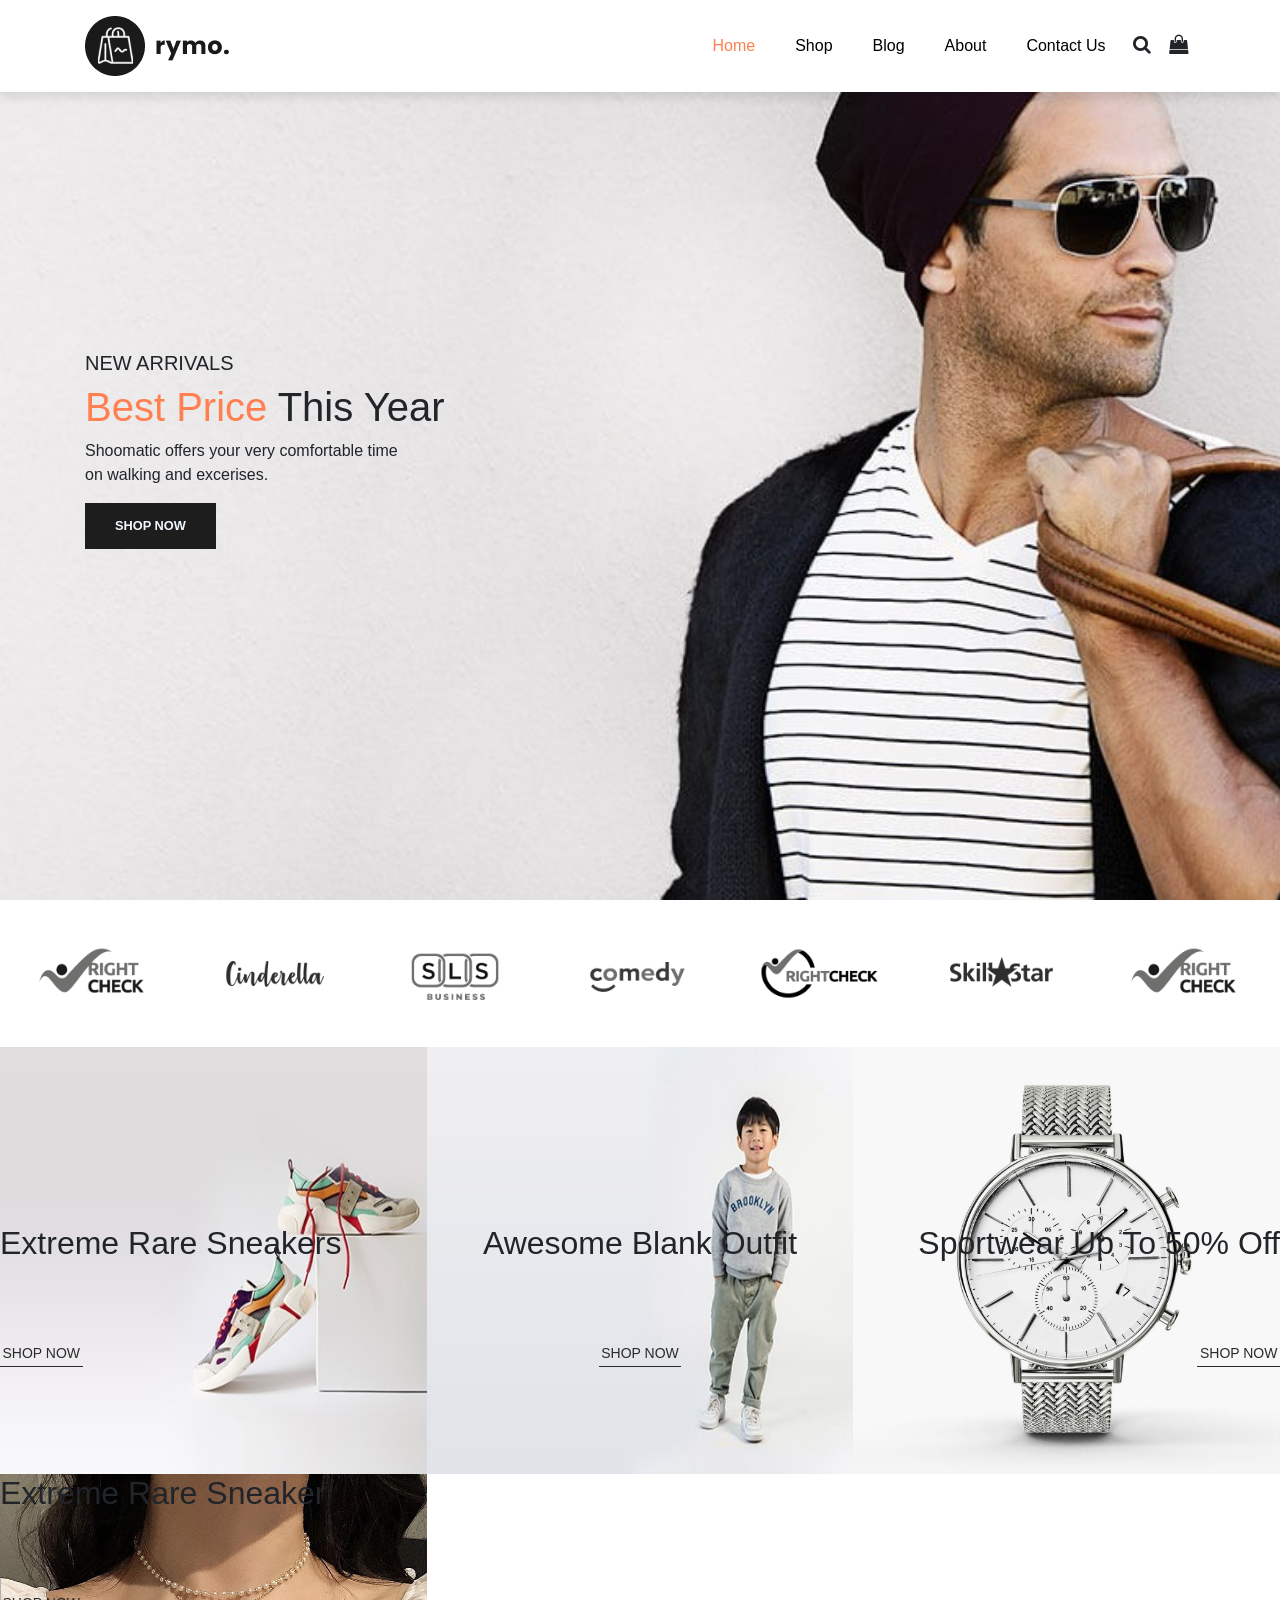
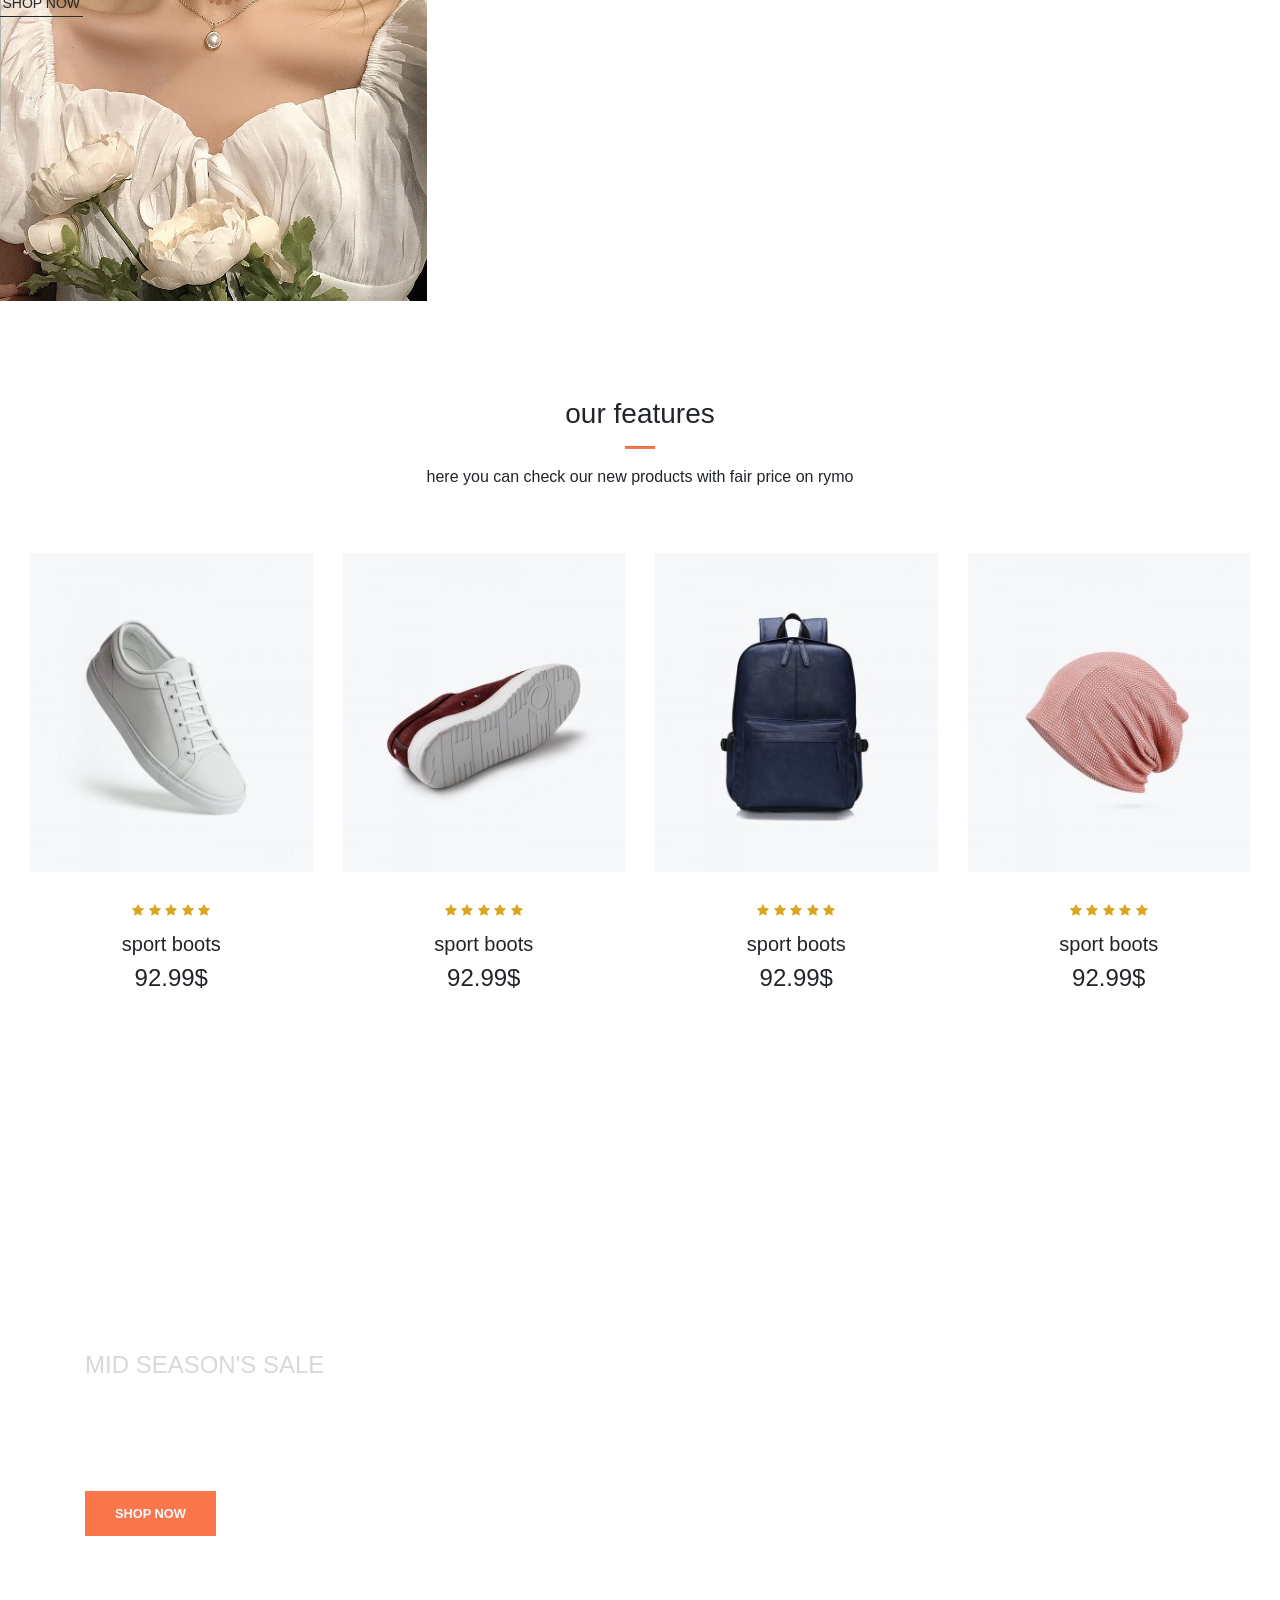
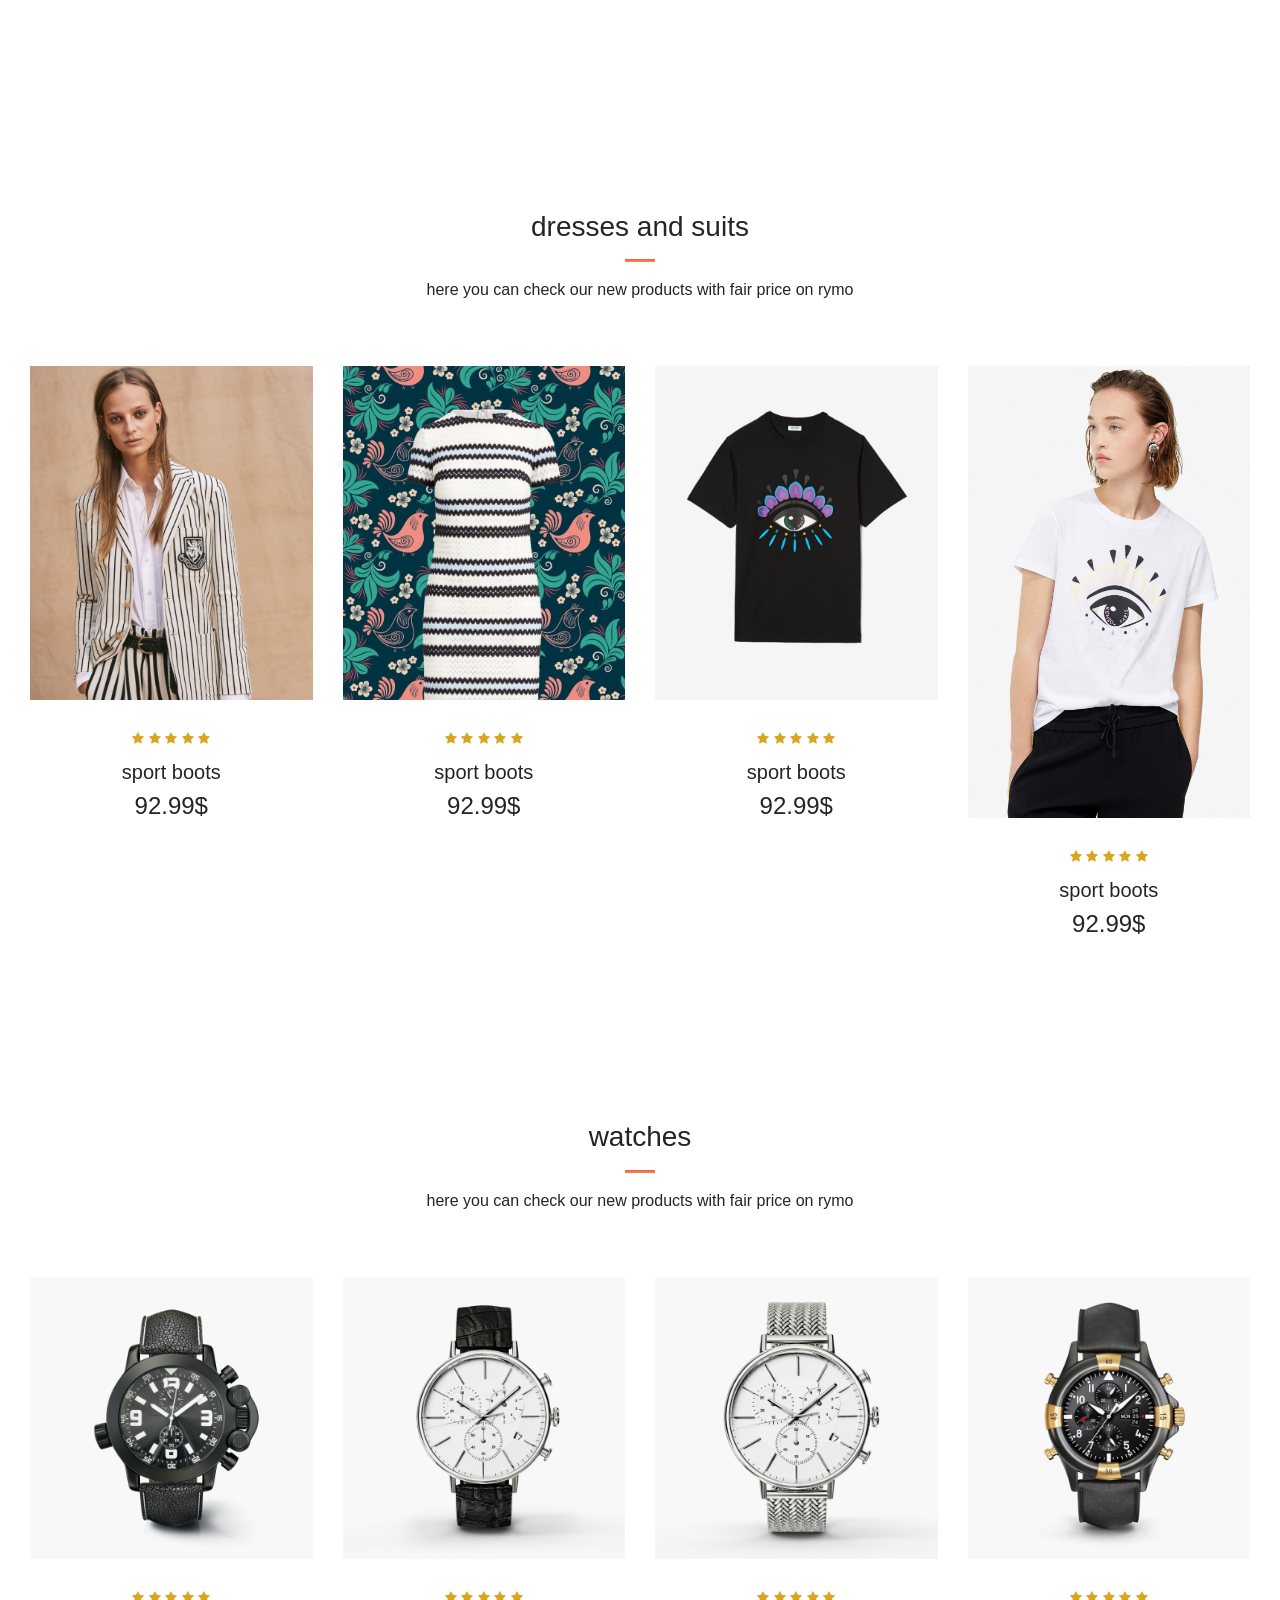
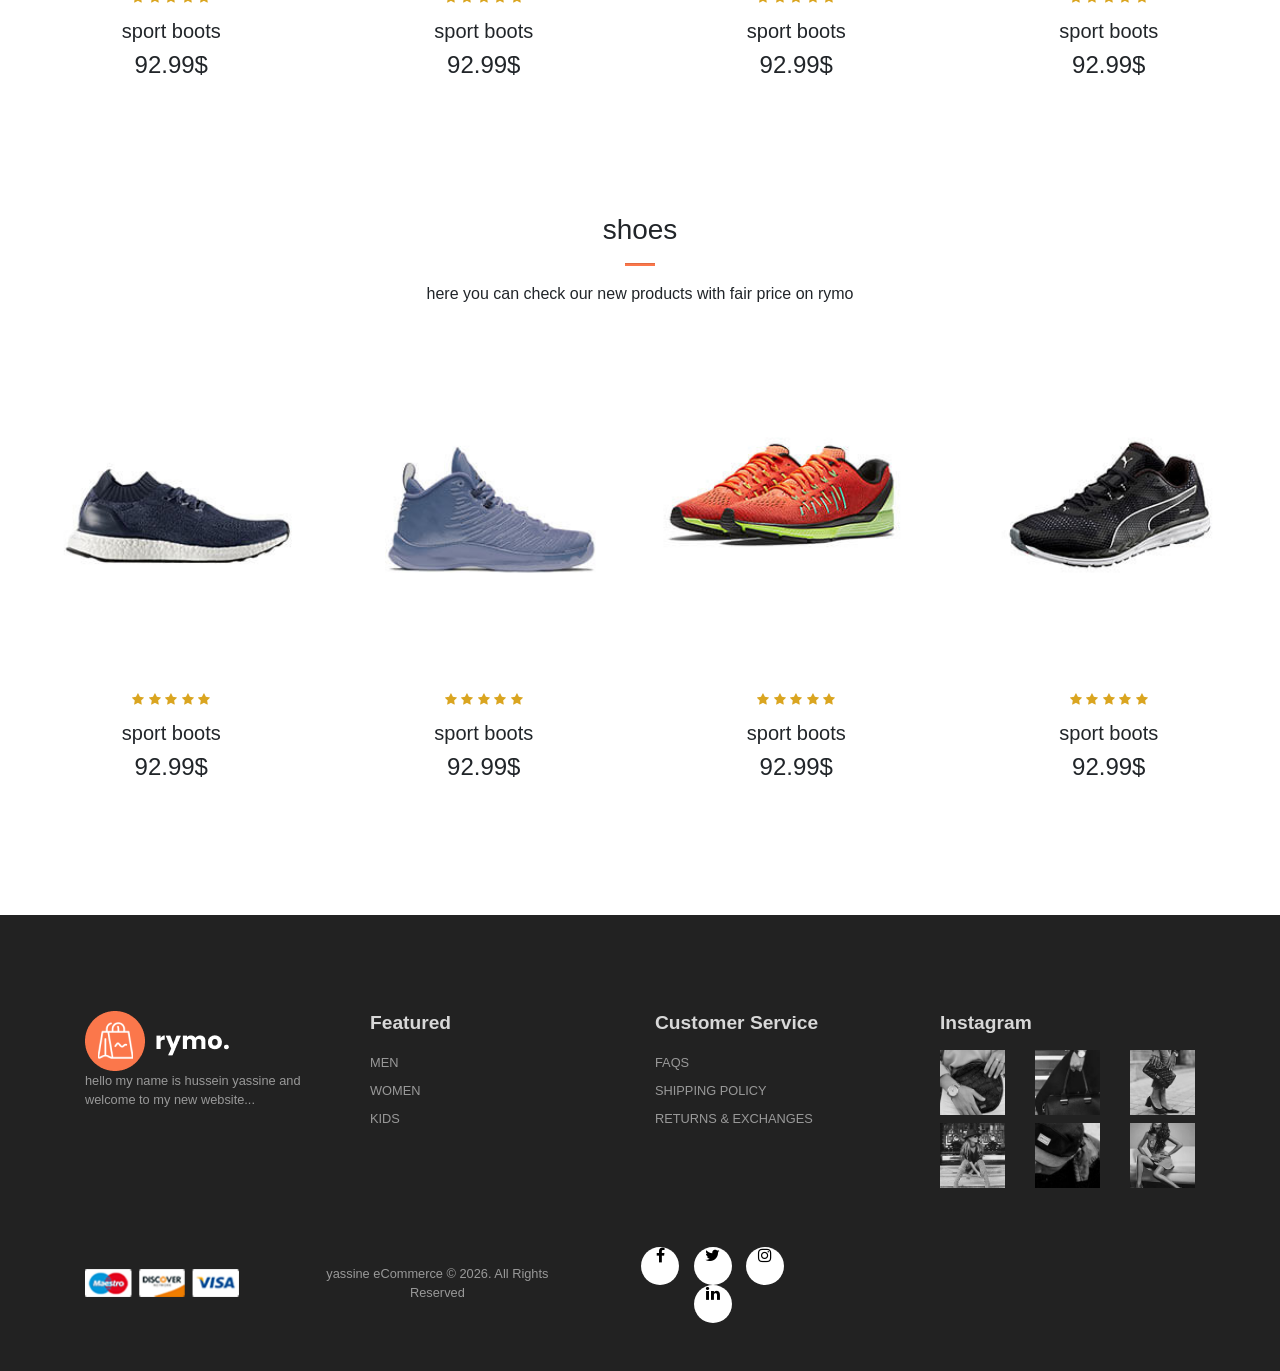
<file: index.html>
<html lang="en">
<head>
    <meta charset="UTF-8">
    <meta name="viewport" content="width=device-width, initial-scale=1.0">
    <title>Ecommerce</title>
     <link rel="stylesheet" href="https://cdn.jsdelivr.net/npm/bootstrap@4.1.3/dist/css/bootstrap.min.css" integrity="sha384-MCw98/SFnGE8fJT3GXwEOngsV7Zt27NXFoaoApmYm81iuXoPkFOJwJ8ERdknLPMO" crossorigin="anonymous">
   <link rel="stylesheet" href="https://cdnjs.cloudflare.com/ajax/libs/font-awesome/4.7.0/css/font-awesome.min.css">

     <link rel="stylesheet" href="style.css">

</head>
<body>
    <!--NAVIGATION-->
    <nav class="fixed-top navbar navbar-expand-lg bg-body-tertiary py-3"  >
  <div class="container">
    <img src="img/logo1.png">
    <button class="navbar-toggler" type="button" data-bs-toggle="collapse" data-bs-target="#navbarSupportedContent" aria-controls="navbarSupportedContent" aria-expanded="false" aria-label="Toggle navigation">
      <span >  <i id="bar" class="fa fa-bars" aria-hidden="true"></i> </span>
    </button>
    <div class="collapse navbar-collapse" id="navbarSupportedContent">
      <ul class="navbar-nav ml-auto">
       
        <li class="nav-item">
          <a class="nav-link active" href="#">Home</a>
        </li>
         <li class="nav-item">
          <a class="nav-link" href="shop.html">Shop</a>
        </li> <li class="nav-item">
          <a class="nav-link" href="#">Blog</a>
        </li> <li class="nav-item">
          <a class="nav-link" href="#">About</a>
        </li>
         <li class="nav-item">
          <a class="nav-link" href="#">Contact Us</a>
        </li>
         <li class="nav-item">
          <i class="fa fa-search" aria-hidden="true"></i>
          <i class="fa fa-shopping-bag" aria-hidden="true"></i>
        </li>
        
    </div>
  </div>
</nav>
<section id="home">
    <div class="container">
        <h5>
            NEW ARRIVALS
        </h5>
        <h1><span>Best Price</span> This Year</h1>
        <p>Shoomatic offers your very comfortable time <br>on walking and excerises.</p>
        <button>Shop Now</button>
    </div>
</section>

<section id="brand" class="brand-container">
  <div class="brand-track">
    <img class="brand-logo" src="img/brand/1.png" alt="">
    <img class="brand-logo" src="img/brand/2.png" alt="">
    <img class="brand-logo" src="img/brand/3.png" alt="">
    <img class="brand-logo" src="img/brand/4.png" alt="">
    <img class="brand-logo" src="img/brand/5.png" alt="">
    <img class="brand-logo" src="img/brand/6.png" alt="">

    <!-- duplicate logos for seamless loop -->
    <img class="brand-logo" src="img/brand/1.png" alt="">
    <img class="brand-logo" src="img/brand/2.png" alt="">
    <img class="brand-logo" src="img/brand/3.png" alt="">
    <img class="brand-logo" src="img/brand/4.png" alt="">
    <img class="brand-logo" src="img/brand/5.png" alt="">
    <img class="brand-logo" src="img/brand/6.png" alt="">
  </div>
</section>

</section>
<section id="new" class="w-100">
  <div class="row p-0 m-0">
    <div class="one col-lg-4 col-md-12 col-12 p-0">
      <img class="img-fluid" src="img/new/1.jpg" alt="">
          <div class="details">
            <h2> Extreme Rare Sneakers</h2>
            <button class="text-uppercase">Shop Now</button>



            

          </div>
        </div>
        <div class="one col-lg-4 col-md-12 col-12 p-0">
      <img class="img-fluid" src="img/new/2.jpg" alt="">
          <div class="details">
            <h2> Awesome Blank Outfit</h2>
            <button class="text-uppercase">Shop Now</button>

          </div>
        </div>
        <div class="one col-lg-4 col-md-12 col-12 p-0">
      <img class="img-fluid" src="img/new/3.jpg" alt="">
          <div class="details">
            <h2> Sportwear Up To 50% Off</h2>
            <button class="text-uppercase">Shop Now</button>

          </div>
        </div>
        <div class="one col-lg-4 col-md-12 col-12 p-0">
      <img class="img-fluid" src="img/new/4.jpg" alt="">
          <div class="details">
            <h2> Extreme Rare Sneaker</h2>
            <button class="text-uppercase">Shop Now</button>



          </div>
        </div>
    </div>
</section>
<section id="featured" class="my-5 pb-5">
<div class="container text-center mt-5 py-5">
  <h3>
    our features
  </h3>
  <hr class="mx-auto">
  <p>here you can check our new products with fair price on rymo</p>
</div>
<div class="row mx-auto container-fluid">
  <div class="product text-center col-lg-3 col-md-4 col-12">
    <img class="img-fluid mb-3" src="img/featured/1.jpg" alt="">
  <div class="star">
    <i class="fa fa-star" aria-hidden="true"></i>
    <i class="fa fa-star" aria-hidden="true"></i>
    <i class="fa fa-star" aria-hidden="true"></i>
    <i class="fa fa-star" aria-hidden="true"></i>
    <i class="fa fa-star" aria-hidden="true"></i>

  </div>
  <h5 class="p-name">sport boots</h5>
  <h4 class="p-price">92.99$</h4>
  <button class="buy-btn">Buy Now</button>
  </div>



  <div class="product text-center col-lg-3 col-md-4 col-12">
    <img class="img-fluid mb-3" src="img/featured/2.jpg" alt="">
  <div class="star">
    <i class="fa fa-star" aria-hidden="true"></i>
    <i class="fa fa-star" aria-hidden="true"></i>
    <i class="fa fa-star" aria-hidden="true"></i>
    <i class="fa fa-star" aria-hidden="true"></i>
    <i class="fa fa-star" aria-hidden="true"></i>

  </div>
  <h5 class="p-name">sport boots</h5>
  <h4 class="p-price">92.99$</h4>
  <button class="buy-btn">Buy Now</button>
  </div>





  <div class="product text-center col-lg-3 col-md-4 col-12">
    <img class="img-fluid mb-3" src="img/featured/3.jpg" alt="">
  <div class="star">
    <i class="fa fa-star" aria-hidden="true"></i>
    <i class="fa fa-star" aria-hidden="true"></i>
    <i class="fa fa-star" aria-hidden="true"></i>
    <i class="fa fa-star" aria-hidden="true"></i>
    <i class="fa fa-star" aria-hidden="true"></i>

  </div>
  <h5 class="p-name">sport boots</h5>
  <h4 class="p-price">92.99$</h4>
  <button class="buy-btn">Buy Now</button>
  </div>






  <div class="product text-center col-lg-3 col-md-4 col-12">
    <img class="img-fluid mb-3" src="img/featured/4.jpg" alt="">
  <div class="star">
    <i class="fa fa-star" aria-hidden="true"></i>
    <i class="fa fa-star" aria-hidden="true"></i>
    <i class="fa fa-star" aria-hidden="true"></i>
    <i class="fa fa-star" aria-hidden="true"></i>
    <i class="fa fa-star" aria-hidden="true"></i>

  </div>
  <h5 class="p-name">sport boots</h5>
  <h4 class="p-price">92.99$</h4>
  <button class="buy-btn">Buy Now</button>
  </div>


 
</div>
</section>
<section id="banner" class="my-5 py-5">
  <div class="container">
    <h4>MID SEASON'S SALE</h4>
    <h1>Autumn Collection<br> UP TO 20% OFF</h1>
    <button class="text-uppercase">Shop Now</button>
  </div>

</section>



<section id="clothes" class="my-5">
<div class="container text-center mt-5 py-5">
  <h3>
    dresses and suits
  </h3>
  <hr class="mx-auto">
  <p>here you can check our new products with fair price on rymo</p>
</div>
<div class="row mx-auto container-fluid">
  <div class="product text-center col-lg-3 col-md-4 col-12">
    <img class="img-fluid mb-3" src="img/clothes/1.jpg" alt="">
  <div class="star">
    <i class="fa fa-star" aria-hidden="true"></i>
    <i class="fa fa-star" aria-hidden="true"></i>
    <i class="fa fa-star" aria-hidden="true"></i>
    <i class="fa fa-star" aria-hidden="true"></i>
    <i class="fa fa-star" aria-hidden="true"></i>

  </div>
  <h5 class="p-name">sport boots</h5>
  <h4 class="p-price">92.99$</h4>
  <button class="buy-btn">Buy Now</button>
  </div>



  <div class="product text-center col-lg-3 col-md-4 col-12">
    <img class="img-fluid mb-3" src="img/clothes/2.jpg" alt="">
  <div class="star">
    <i class="fa fa-star" aria-hidden="true"></i>
    <i class="fa fa-star" aria-hidden="true"></i>
    <i class="fa fa-star" aria-hidden="true"></i>
    <i class="fa fa-star" aria-hidden="true"></i>
    <i class="fa fa-star" aria-hidden="true"></i>

  </div>
  <h5 class="p-name">sport boots</h5>
  <h4 class="p-price">92.99$</h4>
  <button class="buy-btn">Buy Now</button>
  </div>





  <div class="product text-center col-lg-3 col-md-4 col-12">
    <img class="img-fluid mb-3" src="img/clothes/3.jpg" alt="">
  <div class="star">
    <i class="fa fa-star" aria-hidden="true"></i>
    <i class="fa fa-star" aria-hidden="true"></i>
    <i class="fa fa-star" aria-hidden="true"></i>
    <i class="fa fa-star" aria-hidden="true"></i>
    <i class="fa fa-star" aria-hidden="true"></i>

  </div>
  <h5 class="p-name">sport boots</h5>
  <h4 class="p-price">92.99$</h4>
  <button class="buy-btn">Buy Now</button>
  </div>






  <div class="product text-center col-lg-3 col-md-4 col-12">
    <img class="img-fluid mb-3" src="img/clothes/4.jpg" alt="">
  <div class="star">
    <i class="fa fa-star" aria-hidden="true"></i>
    <i class="fa fa-star" aria-hidden="true"></i>
    <i class="fa fa-star" aria-hidden="true"></i>
    <i class="fa fa-star" aria-hidden="true"></i>
    <i class="fa fa-star" aria-hidden="true"></i>

  </div>
  <h5 class="p-name">sport boots</h5>
  <h4 class="p-price">92.99$</h4>
  <button class="buy-btn">Buy Now</button>
  </div>


 
</div>
</section>


<section id="watches" class="my-5">
<div class="container text-center mt-5 py-5">
  <h3>
    watches
  </h3>
  <hr class="mx-auto">
  <p>here you can check our new products with fair price on rymo</p>
</div>
<div class="row mx-auto container-fluid">
  <div class="product text-center col-lg-3 col-md-4 col-12">
    <img class="img-fluid mb-3" src="img/watches/1.jpg" alt="">
  <div class="star">
    <i class="fa fa-star" aria-hidden="true"></i>
    <i class="fa fa-star" aria-hidden="true"></i>
    <i class="fa fa-star" aria-hidden="true"></i>
    <i class="fa fa-star" aria-hidden="true"></i>
    <i class="fa fa-star" aria-hidden="true"></i>

  </div>
  <h5 class="p-name">sport boots</h5>
  <h4 class="p-price">92.99$</h4>
  <button class="buy-btn">Buy Now</button>
  </div>



  <div class="product text-center col-lg-3 col-md-4 col-12">
    <img class="img-fluid mb-3" src="img/watches/2.jpg" alt="">
  <div class="star">
    <i class="fa fa-star" aria-hidden="true"></i>
    <i class="fa fa-star" aria-hidden="true"></i>
    <i class="fa fa-star" aria-hidden="true"></i>
    <i class="fa fa-star" aria-hidden="true"></i>
    <i class="fa fa-star" aria-hidden="true"></i>

  </div>
  <h5 class="p-name">sport boots</h5>
  <h4 class="p-price">92.99$</h4>
  <button class="buy-btn">Buy Now</button>
  </div>





  <div class="product text-center col-lg-3 col-md-4 col-12">
    <img class="img-fluid mb-3" src="img/watches/3.jpg" alt="">
  <div class="star">
    <i class="fa fa-star" aria-hidden="true"></i>
    <i class="fa fa-star" aria-hidden="true"></i>
    <i class="fa fa-star" aria-hidden="true"></i>
    <i class="fa fa-star" aria-hidden="true"></i>
    <i class="fa fa-star" aria-hidden="true"></i>

  </div>
  <h5 class="p-name">sport boots</h5>
  <h4 class="p-price">92.99$</h4>
  <button class="buy-btn">Buy Now</button>
  </div>






  <div class="product text-center col-lg-3 col-md-4 col-12">
    <img class="img-fluid mb-3" src="img/watches/4.jpg" alt="">
  <div class="star">
    <i class="fa fa-star" aria-hidden="true"></i>
    <i class="fa fa-star" aria-hidden="true"></i>
    <i class="fa fa-star" aria-hidden="true"></i>
    <i class="fa fa-star" aria-hidden="true"></i>
    <i class="fa fa-star" aria-hidden="true"></i>

  </div>
  <h5 class="p-name">sport boots</h5>
  <h4 class="p-price">92.99$</h4>
  <button class="buy-btn">Buy Now</button>
  </div>


 
</div>
</section>


<section id="shoes" class="my-5">
<div class="container text-center mt-5 pb-5">
  <h3>
    shoes
  </h3>
  <hr class="mx-auto">
  <p>here you can check our new products with fair price on rymo</p>
</div>
<div class="row mx-auto container-fluid">
  <div class="product text-center col-lg-3 col-md-4 col-12">
    <img class="img-fluid mb-3" src="img/shoes/1.jpg" alt="">
  <div class="star">
    <i class="fa fa-star" aria-hidden="true"></i>
    <i class="fa fa-star" aria-hidden="true"></i>
    <i class="fa fa-star" aria-hidden="true"></i>
    <i class="fa fa-star" aria-hidden="true"></i>
    <i class="fa fa-star" aria-hidden="true"></i>

  </div>
  <h5 class="p-name">sport boots</h5>
  <h4 class="p-price">92.99$</h4>
  <button class="buy-btn">Buy Now</button>
  </div>



  <div class="product text-center col-lg-3 col-md-4 col-12">
    <img class="img-fluid mb-3" src="img/shoes/2.jpg" alt="">
  <div class="star">
    <i class="fa fa-star" aria-hidden="true"></i>
    <i class="fa fa-star" aria-hidden="true"></i>
    <i class="fa fa-star" aria-hidden="true"></i>
    <i class="fa fa-star" aria-hidden="true"></i>
    <i class="fa fa-star" aria-hidden="true"></i>

  </div>
  <h5 class="p-name">sport boots</h5>
  <h4 class="p-price">92.99$</h4>
  <button class="buy-btn">Buy Now</button>
  </div>





  <div class="product text-center col-lg-3 col-md-4 col-12">
    <img class="img-fluid mb-3" src="img/shoes/3.jpg" alt="">
  <div class="star">
    <i class="fa fa-star" aria-hidden="true"></i>
    <i class="fa fa-star" aria-hidden="true"></i>
    <i class="fa fa-star" aria-hidden="true"></i>
    <i class="fa fa-star" aria-hidden="true"></i>
    <i class="fa fa-star" aria-hidden="true"></i>

  </div>
  <h5 class="p-name">sport boots</h5>
  <h4 class="p-price">92.99$</h4>
  <button class="buy-btn">Buy Now</button>
  </div>






  <div class="product text-center col-lg-3 col-md-4 col-12">
    <img class="img-fluid mb-3" src="img/shoes/4.jpg" alt="">
  <div class="star">
    <i class="fa fa-star" aria-hidden="true"></i>
    <i class="fa fa-star" aria-hidden="true"></i>
    <i class="fa fa-star" aria-hidden="true"></i>
    <i class="fa fa-star" aria-hidden="true"></i>
    <i class="fa fa-star" aria-hidden="true"></i>

  </div>
  <h5 class="p-name">sport boots</h5>
  <h4 class="p-price">92.99$</h4>
  <button class="buy-btn">Buy Now</button>
  </div>


 
</div>
</section>

<footer class="mt-5 py-5">
  <div class="container">
    <div class="row pt-5">

      <div class="footer col-lg-3 col-md-6 col-12">
        <img src="img/logo2.png" alt="">
        <p>hello my name is hussein yassine and welcome to my new website...</p>
      </div>

      <div class="footer col-lg-3 col-md-6 col-12">
        <h5 class="pb-2">Featured</h5>
        <ul class="text-uppercase list-unstyled">
          <li><a href="#">men</a></li>
          <li><a href="#">women</a></li>
          <li><a href="#">kids</a></li>
        </ul>
      </div>

      <div class="footer col-lg-3 col-md-6 col-12">
        <h5 class="pb-2">Customer Service</h5>
        <ul class="text-uppercase list-unstyled">
          <li><a href="#">FAQs</a></li>
          <li><a href="#">Shipping Policy</a></li>
          <li><a href="#">Returns & Exchanges</a></li>
        </ul>
      </div>

    <div class="footer col-lg-3 col-md-4 col-sm-6 col-12">
  <h5 class="pb-2">Instagram</h5>

  <div class="row">
    <img src="img/insta/1.jpg" class="img-fluid col-4 pb-2" alt="">
    <img src="img/insta/2.jpg" class="img-fluid col-4 pb-2" alt="">
    <img src="img/insta/3.jpg" class="img-fluid col-4 pb-2" alt="">
    <img src="img/insta/4.jpg" class="img-fluid col-4 pb-2" alt="">
    <img src="img/insta/5.jpg" class="img-fluid col-4 pb-2" alt="">
    <img src="img/insta/6.jpg" class="img-fluid col-4 pb-2" alt="">
  </div>
</div>



<div class="copyright mt-5">
  <div class="container">
    <div class="row align-items-center justify-content-between text-center">

      <div class="col-lg-3 col-md-4 col-12 mb-3 mb-lg-0">
        <img src="img/payment.png" class="img-fluid" alt="">
      </div>

      <div class="col-lg-5 col-md-4 col-12 mb-3 mb-lg-0">
        <p class="mb-0">yassine eCommerce © 2026. All Rights Reserved</p>
      </div>

      <div class="col-lg-3 col-md-4 col-12">
        <a href="#"><i class="fa fa-facebook mx-2"></i></a>
        <a href="#"><i class="fa fa-twitter mx-2"></i></a>
        <a href="#"><i class="fa fa-instagram mx-2"></i></a>
        <a href="#"><i class="fa fa-linkedin mx-2"></i></a>
      </div>

    </div>
  </div>
</div>




    </div>
  </div>
</footer>







    <script src="https://cdn.jsdelivr.net/npm/@popperjs/core@2.11.8/dist/umd/popper.min.js" integrity="sha384-I7E8VVD/ismYTF4hNIPjVp/Zjvgyol6VFvRkX/vR+Vc4jQkC+hVqc2pM8ODewa9r" crossorigin="anonymous"></script>
    <script src="https://cdn.jsdelivr.net/npm/bootstrap@5.3.8/dist/js/bootstrap.min.js" integrity="sha384-G/EV+4j2dNv+tEPo3++6LCgdCROaejBqfUeNjuKAiuXbjrxilcCdDz6ZAVfHWe1Y" crossorigin="anonymous"></script>
</body>
</html>
</file>
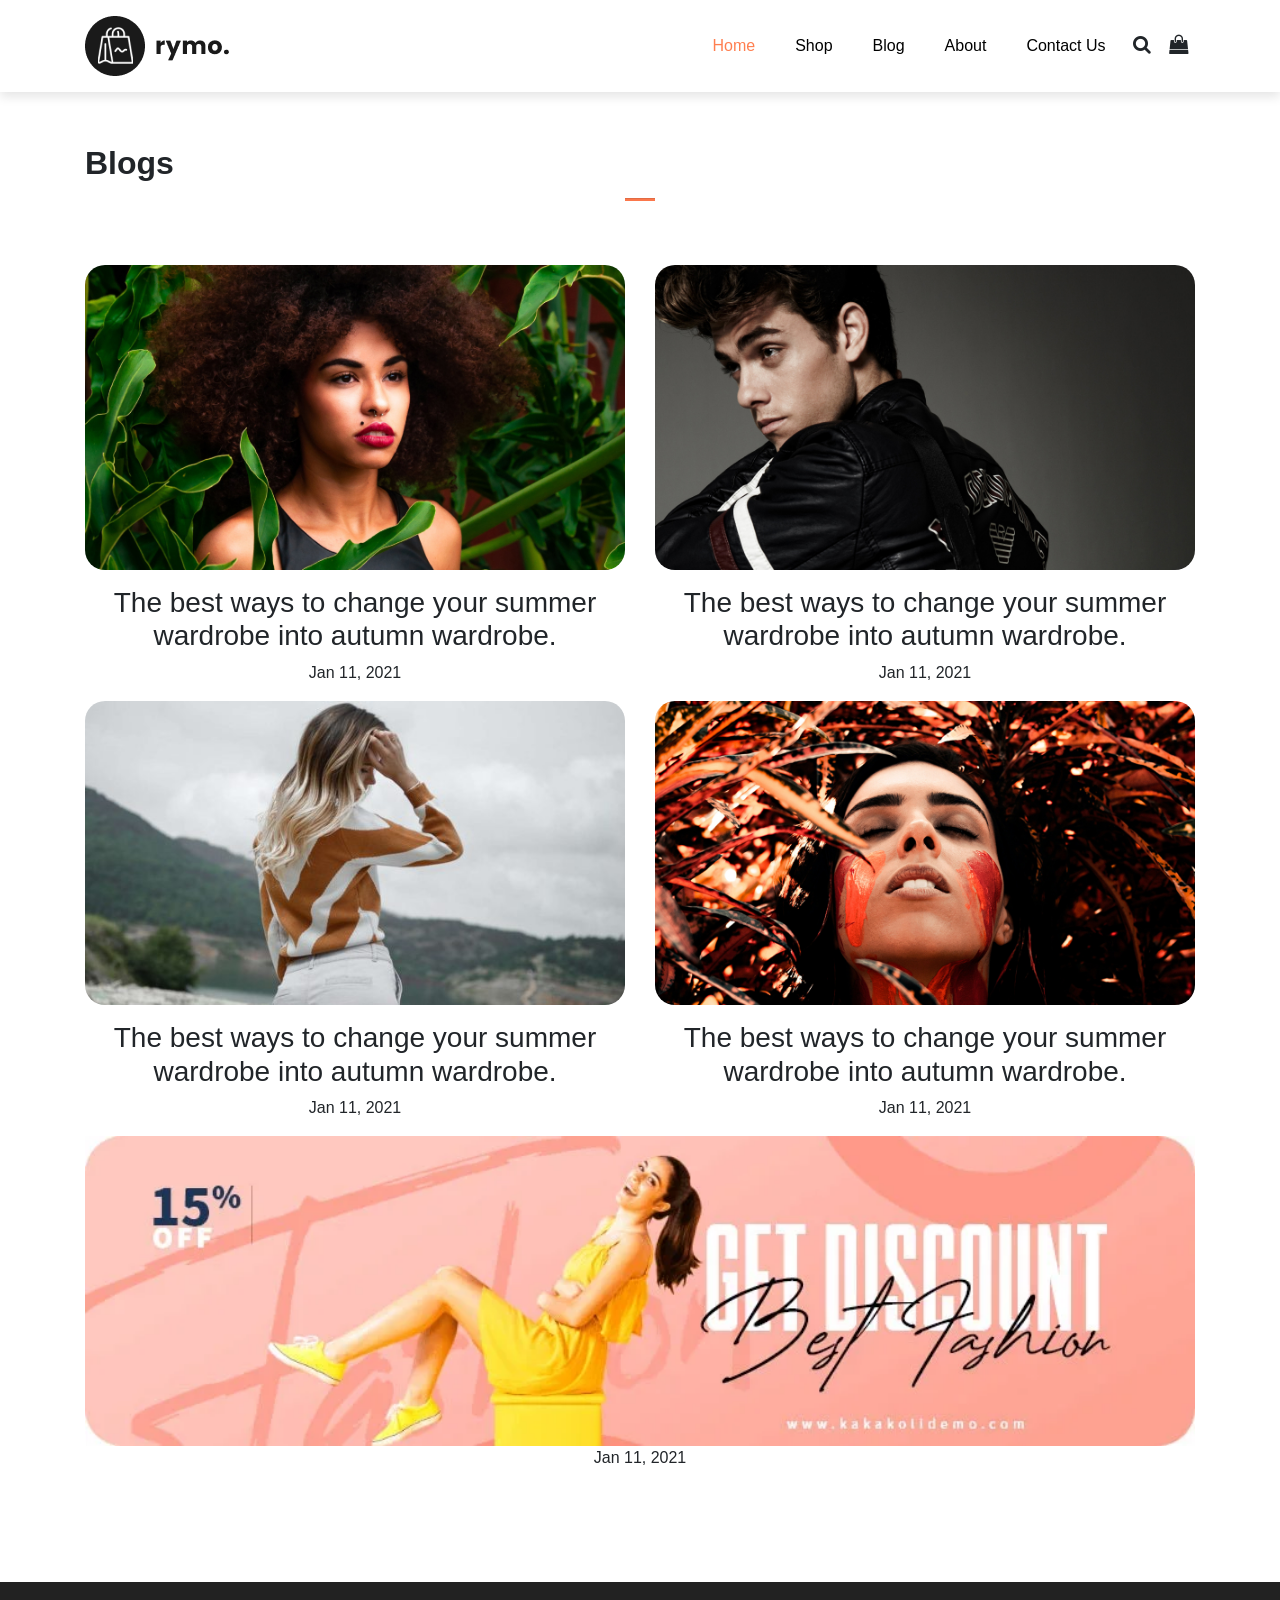
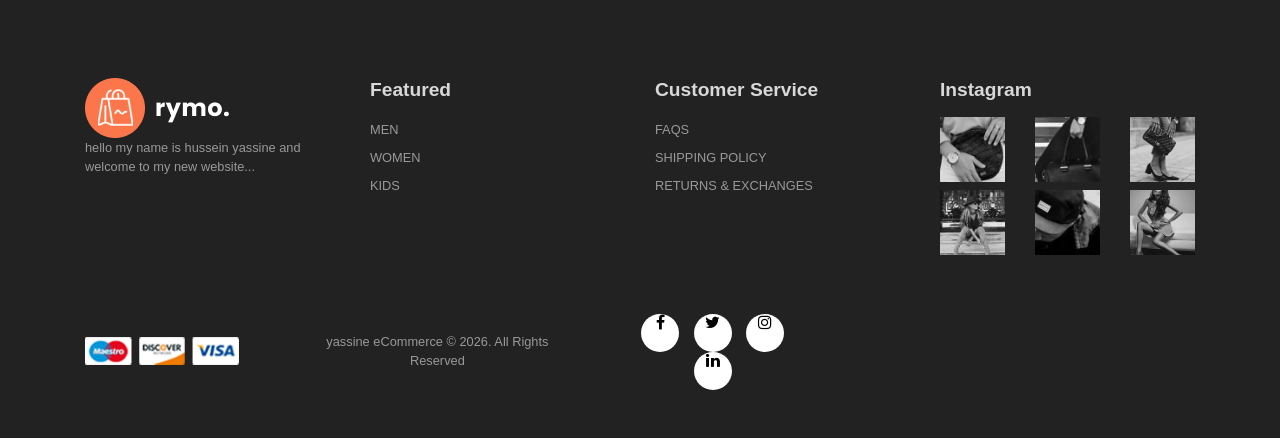
<file: blog.html>
<html lang="en">
<head>
    <meta charset="UTF-8">
    <meta name="viewport" content="width=device-width, initial-scale=1.0">
    <title>blog</title>
     <link rel="stylesheet" href="https://cdn.jsdelivr.net/npm/bootstrap@4.1.3/dist/css/bootstrap.min.css" integrity="sha384-MCw98/SFnGE8fJT3GXwEOngsV7Zt27NXFoaoApmYm81iuXoPkFOJwJ8ERdknLPMO" crossorigin="anonymous">
   <link rel="stylesheet" href="https://cdnjs.cloudflare.com/ajax/libs/font-awesome/4.7.0/css/font-awesome.min.css">

     <link rel="stylesheet" href="style.css">

</head>
<body>
    <!--NAVIGATION-->
    <nav class="fixed-top navbar navbar-expand-lg bg-body-tertiary py-3"  >
  <div class="container">
    <img src="img/logo1.png">
    <button class="navbar-toggler" type="button" data-bs-toggle="collapse" data-bs-target="#navbarSupportedContent" aria-controls="navbarSupportedContent" aria-expanded="false" aria-label="Toggle navigation">
      <span >  <i id="bar" class="fa fa-bars" aria-hidden="true"></i> </span>
    </button>
    <div class="collapse navbar-collapse" id="navbarSupportedContent">
      <ul class="navbar-nav ml-auto">
       
        <li class="nav-item">
          <a class="nav-link active" href="#">Home</a>
        </li>
         <li class="nav-item">
          <a class="nav-link" href="shop.html">Shop</a>
        </li> <li class="nav-item">
          <a class="nav-link" href="#">Blog</a>
        </li> <li class="nav-item">
          <a class="nav-link" href="#">About</a>
        </li>
         <li class="nav-item">
          <a class="nav-link" href="#">Contact Us</a>
        </li>
         <li class="nav-item">
          <i class="fa fa-search" aria-hidden="true"></i>
          <i class="fa fa-shopping-bag" aria-hidden="true"></i>
        </li>
        
    </div>
  </div>
</nav>



<section id="blog-home" class="pt-5 mt-5 container">
  <h2 class="font-weight-bold pt-5">Blogs</h2>
  <hr>
</section>

<section id="blog-container" class="container pt-5">
  <div class="row">

    <div class="post col-lg-6 col-md-6 col-12">
      <div class="post-img">
        <img class="img-fluid w-100" src="img/blog/1.jpg" alt="">
      </div>

      <h3 class="text-center font-weight-normal pt-3">
        The best ways to change your summer wardrobe into autumn wardrobe.
      </h3>

      <p class="text-center">Jan 11, 2021</p>
    </div>

     <div class="post col-lg-6 col-md-6 col-12">
      <div class="post-img">
        <img class="img-fluid w-100" src="img/blog/2.jpg" alt="">
      </div>

      <h3 class="text-center font-weight-normal pt-3">
        The best ways to change your summer wardrobe into autumn wardrobe.
      </h3>

      <p class="text-center">Jan 11, 2021</p>
    </div>

     <div class="post col-lg-6 col-md-6 col-12">
      <div class="post-img">
        <img class="img-fluid w-100" src="img/blog/3.jpg" alt="">
      </div>

      <h3 class="text-center font-weight-normal pt-3">
        The best ways to change your summer wardrobe into autumn wardrobe.
      </h3>

      <p class="text-center">Jan 11, 2021</p>
    </div>

     <div class="post col-lg-6 col-md-6 col-12 ">
      <div class="post-img">
        <img class="img-fluid w-100" src="img/blog/4.jpg" alt="">
      </div>

      <h3 class="text-center font-weight-normal pt-3">
        The best ways to change your summer wardrobe into autumn wardrobe.
      </h3>

      <p class="text-center">Jan 11, 2021</p>
    </div>


        <div class=" col-lg-12 col-md-12 col-12 pb-5">
      <div class="post-img">
        <img class="img-fluid w-100" src="img/blog/banner.webp"alt="">
      </div>

     

      <p class="text-center">Jan 11, 2021</p>
    </div>


       

  </div>
</section>












<footer class="mt-5 py-5">
  <div class="container">
    <div class="row pt-5">

      <div class="footer col-lg-3 col-md-6 col-12">
        <img src="img/logo2.png" alt="">
        <p>hello my name is hussein yassine and welcome to my new website...</p>
      </div>

      <div class="footer col-lg-3 col-md-6 col-12">
        <h5 class="pb-2">Featured</h5>
        <ul class="text-uppercase list-unstyled">
          <li><a href="#">men</a></li>
          <li><a href="#">women</a></li>
          <li><a href="#">kids</a></li>
        </ul>
      </div>

      <div class="footer col-lg-3 col-md-6 col-12">
        <h5 class="pb-2">Customer Service</h5>
        <ul class="text-uppercase list-unstyled">
          <li><a href="#">FAQs</a></li>
          <li><a href="#">Shipping Policy</a></li>
          <li><a href="#">Returns & Exchanges</a></li>
        </ul>
      </div>

    <div class="footer col-lg-3 col-md-4 col-sm-6 col-12">
  <h5 class="pb-2">Instagram</h5>

  <div class="row">
    <img src="img/insta/1.jpg" class="img-fluid col-4 pb-2" alt="">
    <img src="img/insta/2.jpg" class="img-fluid col-4 pb-2" alt="">
    <img src="img/insta/3.jpg" class="img-fluid col-4 pb-2" alt="">
    <img src="img/insta/4.jpg" class="img-fluid col-4 pb-2" alt="">
    <img src="img/insta/5.jpg" class="img-fluid col-4 pb-2" alt="">
    <img src="img/insta/6.jpg" class="img-fluid col-4 pb-2" alt="">
  </div>
</div>



<div class="copyright mt-5">
  <div class="container">
    <div class="row align-items-center justify-content-between text-center">

      <div class="col-lg-3 col-md-4 col-12 mb-3 mb-lg-0">
        <img src="img/payment.png" class="img-fluid" alt="">
      </div>

      <div class="col-lg-5 col-md-4 col-12 mb-3 mb-lg-0">
        <p class="mb-0">yassine eCommerce © 2026. All Rights Reserved</p>
      </div>

      <div class="col-lg-3 col-md-4 col-12">
        <a href="#"><i class="fa fa-facebook mx-2"></i></a>
        <a href="#"><i class="fa fa-twitter mx-2"></i></a>
        <a href="#"><i class="fa fa-instagram mx-2"></i></a>
        <a href="#"><i class="fa fa-linkedin mx-2"></i></a>
      </div>

    </div>
  </div>
</div>




    </div>
  </div>
</footer>


    <script src="https://cdn.jsdelivr.net/npm/@popperjs/core@2.11.8/dist/umd/popper.min.js" integrity="sha384-I7E8VVD/ismYTF4hNIPjVp/Zjvgyol6VFvRkX/vR+Vc4jQkC+hVqc2pM8ODewa9r" crossorigin="anonymous"></script>
    <script src="https://cdn.jsdelivr.net/npm/bootstrap@5.3.8/dist/js/bootstrap.min.js" integrity="sha384-G/EV+4j2dNv+tEPo3++6LCgdCROaejBqfUeNjuKAiuXbjrxilcCdDz6ZAVfHWe1Y" crossorigin="anonymous"></script>




  </body>
</html>
</file>
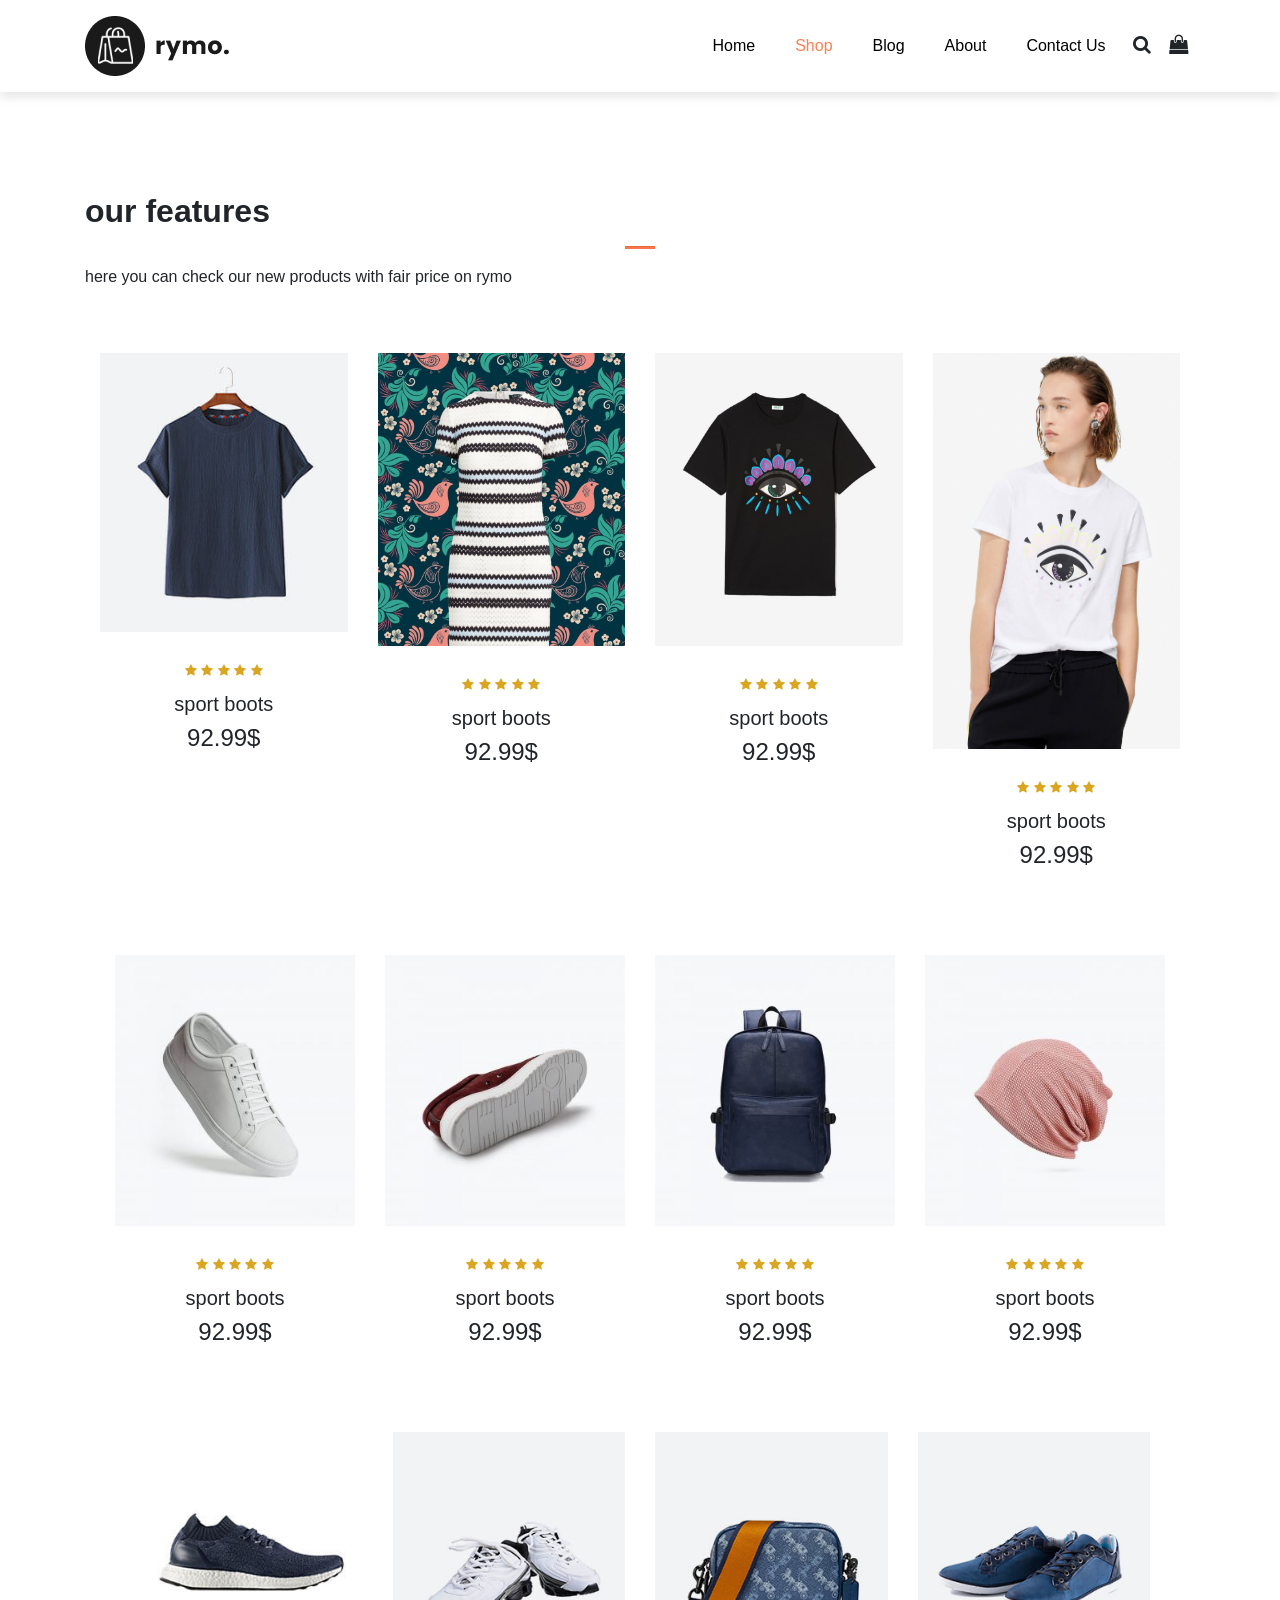
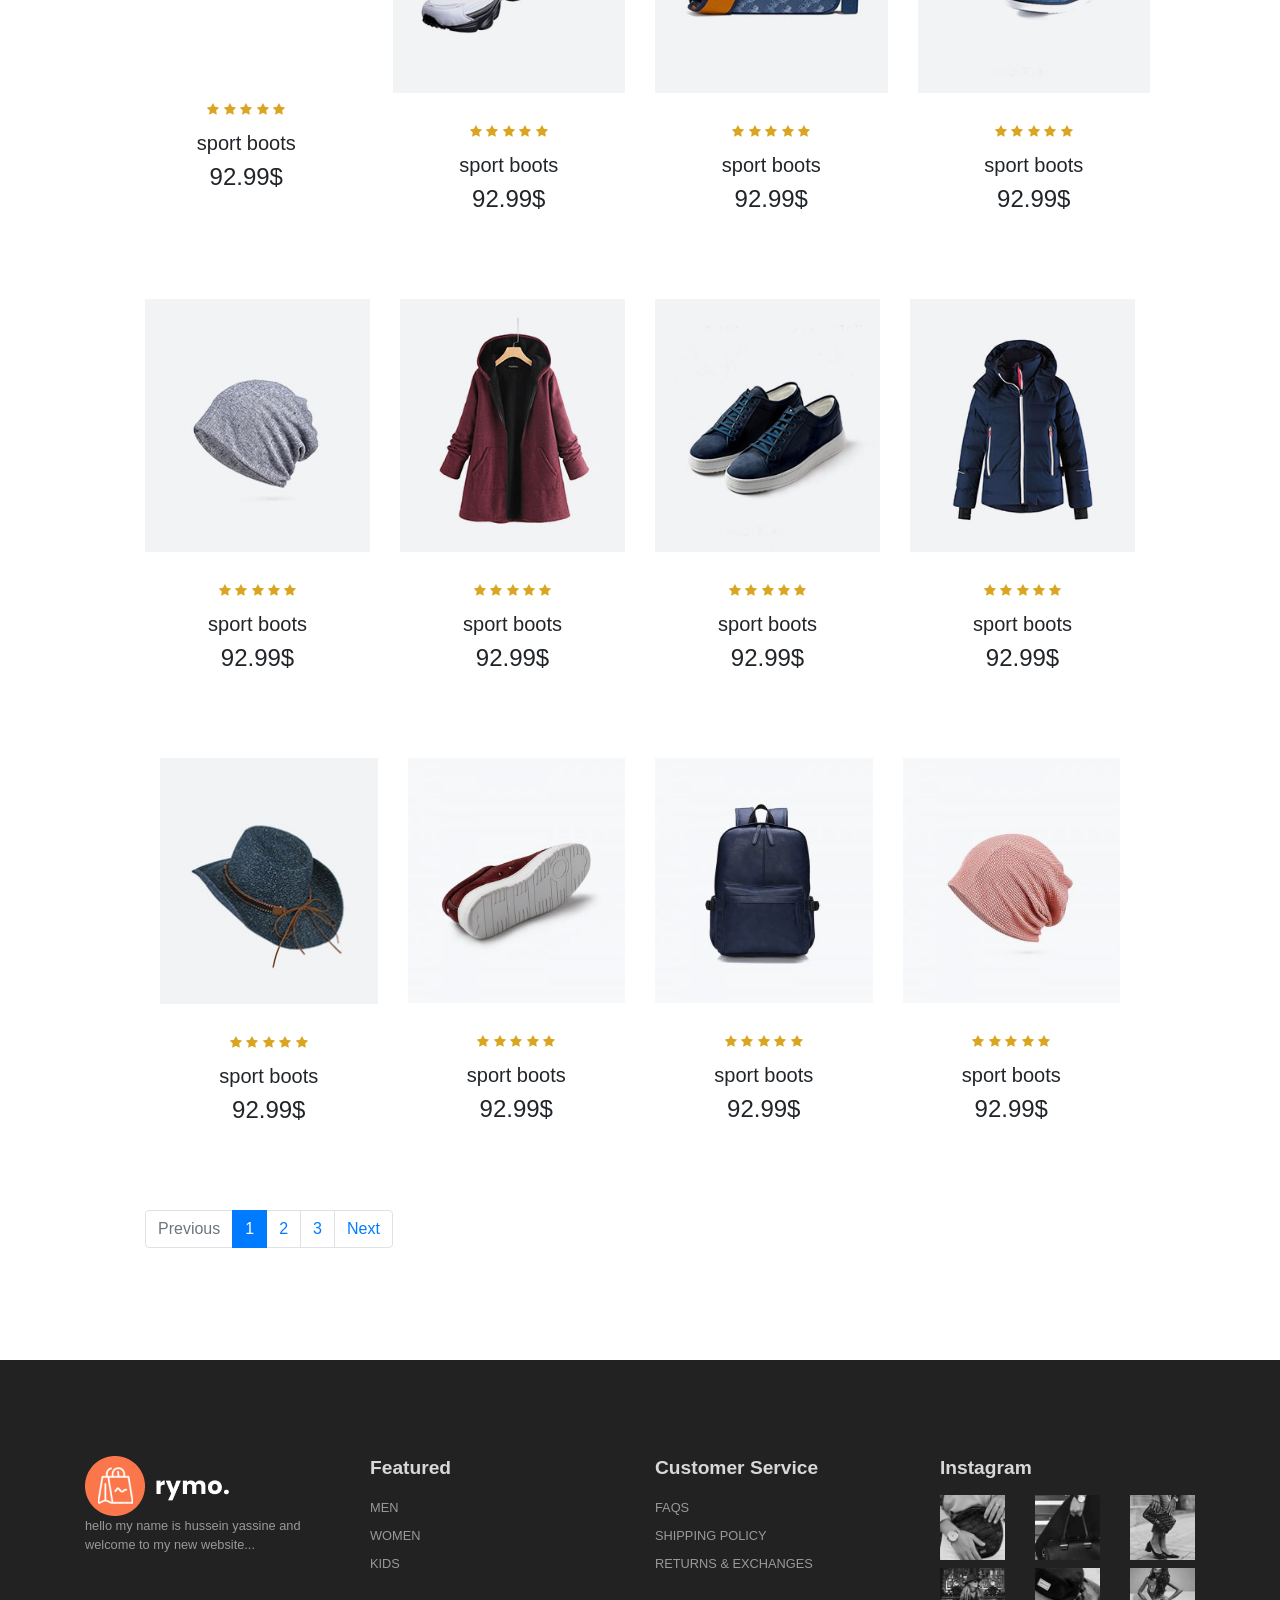
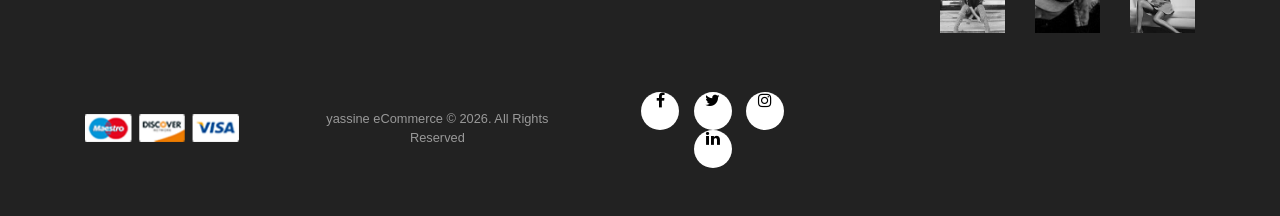
<file: shop.html>
<html lang="en">
<head>
    <meta charset="UTF-8">
    <meta name="viewport" content="width=device-width, initial-scale=1.0">
    <title>Shop</title>
    <link rel="stylesheet" href="https://cdn.jsdelivr.net/npm/bootstrap@4.1.3/dist/css/bootstrap.min.css" integrity="sha384-MCw98/SFnGE8fJT3GXwEOngsV7Zt27NXFoaoApmYm81iuXoPkFOJwJ8ERdknLPMO" crossorigin="anonymous">
   <link rel="stylesheet" href="https://cdnjs.cloudflare.com/ajax/libs/font-awesome/4.7.0/css/font-awesome.min.css">

     <link rel="stylesheet" href="style.css">

</head>
<nav class="fixed-top navbar navbar-expand-lg bg-body-tertiary py-3"  >
  <div class="container">
    <img src="img/logo1.png">
    <button class="navbar-toggler" type="button" data-bs-toggle="collapse" data-bs-target="#navbarSupportedContent" aria-controls="navbarSupportedContent" aria-expanded="false" aria-label="Toggle navigation">
      <span >  <i id="bar" class="fa fa-bars" aria-hidden="true"></i> </span>
    </button>
    <div class="collapse navbar-collapse" id="navbarSupportedContent">
      <ul class="navbar-nav ml-auto">
       
        <li class="nav-item">
          <a class="nav-link" href="index.html">Home</a>
        </li>
         <li class="nav-item">
          <a class="nav-link active" href="#">Shop</a>
        </li> <li class="nav-item">
          <a class="nav-link" href="#">Blog</a>
        </li> <li class="nav-item">
          <a class="nav-link" href="#">About</a>
        </li>
         <li class="nav-item">
          <a class="nav-link" href="#">Contact Us</a>
        </li>
         <li class="nav-item">
          <i class="fa fa-search" aria-hidden="true"></i>
          <i class="fa fa-shopping-bag" aria-hidden="true"></i>
        </li>
        
    </div>
  </div>
</nav>


<section id="featured" class="my-5 py-5">
<div class="container text- mt-5 py-5">
  <h2 class="font-weight-bold">
    our features
  </h2>
  <hr>
  <p>here you can check our new products with fair price on rymo</p>
</div>
<div class="row mx-auto container">
  <div onclick="window.location.href='sproduct.html'" class="product text-center col-lg-3 col-md-4 col-12">
    <img class="img-fluid mb-3" src="img/shop/1.jpg" alt="">
  <div class="star">
    <i class="fa fa-star" aria-hidden="true"></i>
    <i class="fa fa-star" aria-hidden="true"></i>
    <i class="fa fa-star" aria-hidden="true"></i>
    <i class="fa fa-star" aria-hidden="true"></i>
    <i class="fa fa-star" aria-hidden="true"></i>

  </div>
  <h5 class="p-name">sport boots</h5>
  <h4 class="p-price">92.99$</h4>
  <button class="buy-btn">Buy Now</button>
  </div>

  


  <div class="product text-center col-lg-3 col-md-4 col-12">
    <img class="img-fluid mb-3" src="img/clothes/2.jpg" alt="">
  <div class="star">
    <i class="fa fa-star" aria-hidden="true"></i>
    <i class="fa fa-star" aria-hidden="true"></i>
    <i class="fa fa-star" aria-hidden="true"></i>
    <i class="fa fa-star" aria-hidden="true"></i>
    <i class="fa fa-star" aria-hidden="true"></i>

  </div>
  <h5 class="p-name">sport boots</h5>
  <h4 class="p-price">92.99$</h4>
  <button class="buy-btn">Buy Now</button>
  </div>





  <div class="product text-center col-lg-3 col-md-4 col-12">
    <img class="img-fluid mb-3" src="img/clothes/3.jpg" alt="">
  <div class="star">
    <i class="fa fa-star" aria-hidden="true"></i>
    <i class="fa fa-star" aria-hidden="true"></i>
    <i class="fa fa-star" aria-hidden="true"></i>
    <i class="fa fa-star" aria-hidden="true"></i>
    <i class="fa fa-star" aria-hidden="true"></i>

  </div>
  <h5 class="p-name">sport boots</h5>
  <h4 class="p-price">92.99$</h4>
  <button class="buy-btn">Buy Now</button>
  </div>






  <div class="product text-center col-lg-3 col-md-4 col-12">
    <img class="img-fluid mb-3" src="img/clothes/4.jpg" alt="">
  <div class="star">
    <i class="fa fa-star" aria-hidden="true"></i>
    <i class="fa fa-star" aria-hidden="true"></i>
    <i class="fa fa-star" aria-hidden="true"></i>
    <i class="fa fa-star" aria-hidden="true"></i>
    <i class="fa fa-star" aria-hidden="true"></i>

  </div>
  <h5 class="p-name">sport boots</h5>
  <h4 class="p-price">92.99$</h4>
  <button class="buy-btn">Buy Now</button>
  </div>







  <div class="row mx-auto container">
  <div class="product text-center col-lg-3 col-md-4 col-12">
    <img class="img-fluid mb-3" src="img/featured/1.jpg" alt="">
  <div class="star">
    <i class="fa fa-star" aria-hidden="true"></i>
    <i class="fa fa-star" aria-hidden="true"></i>
    <i class="fa fa-star" aria-hidden="true"></i>
    <i class="fa fa-star" aria-hidden="true"></i>
    <i class="fa fa-star" aria-hidden="true"></i>

  </div>
  <h5 class="p-name">sport boots</h5>
  <h4 class="p-price">92.99$</h4>
  <button class="buy-btn">Buy Now</button>
  </div>

  


  <div class="product text-center col-lg-3 col-md-4 col-12">
    <img class="img-fluid mb-3" src="img/featured/2.jpg" alt="">
  <div class="star">
    <i class="fa fa-star" aria-hidden="true"></i>
    <i class="fa fa-star" aria-hidden="true"></i>
    <i class="fa fa-star" aria-hidden="true"></i>
    <i class="fa fa-star" aria-hidden="true"></i>
    <i class="fa fa-star" aria-hidden="true"></i>

  </div>
  <h5 class="p-name">sport boots</h5>
  <h4 class="p-price">92.99$</h4>
  <button class="buy-btn">Buy Now</button>
  </div>





  <div class="product text-center col-lg-3 col-md-4 col-12">
    <img class="img-fluid mb-3" src="img/featured/3.jpg" alt="">
  <div class="star">
    <i class="fa fa-star" aria-hidden="true"></i>
    <i class="fa fa-star" aria-hidden="true"></i>
    <i class="fa fa-star" aria-hidden="true"></i>
    <i class="fa fa-star" aria-hidden="true"></i>
    <i class="fa fa-star" aria-hidden="true"></i>

  </div>
  <h5 class="p-name">sport boots</h5>
  <h4 class="p-price">92.99$</h4>
  <button class="buy-btn">Buy Now</button>
  </div>






  <div class="product text-center col-lg-3 col-md-4 col-12">
    <img class="img-fluid mb-3" src="img/featured/4.jpg" alt="">
  <div class="star">
    <i class="fa fa-star" aria-hidden="true"></i>
    <i class="fa fa-star" aria-hidden="true"></i>
    <i class="fa fa-star" aria-hidden="true"></i>
    <i class="fa fa-star" aria-hidden="true"></i>
    <i class="fa fa-star" aria-hidden="true"></i>

  </div>
  <h5 class="p-name">sport boots</h5>
  <h4 class="p-price">92.99$</h4>
  <button class="buy-btn">Buy Now</button>
  </div>








  <div class="row mx-auto container">
  <div class="product text-center col-lg-3 col-md-4 col-12">
    <img class="img-fluid mb-3" src="img/shoes/1.jpg" alt="">
  <div class="star">
    <i class="fa fa-star" aria-hidden="true"></i>
    <i class="fa fa-star" aria-hidden="true"></i>
    <i class="fa fa-star" aria-hidden="true"></i>
    <i class="fa fa-star" aria-hidden="true"></i>
    <i class="fa fa-star" aria-hidden="true"></i>

  </div>
  <h5 class="p-name">sport boots</h5>
  <h4 class="p-price">92.99$</h4>
  <button class="buy-btn">Buy Now</button>
  </div>

  


  <div class="product text-center col-lg-3 col-md-4 col-12">
    <img class="img-fluid mb-3" src="img/shop/2.jpg" alt="">
  <div class="star">
    <i class="fa fa-star" aria-hidden="true"></i>
    <i class="fa fa-star" aria-hidden="true"></i>
    <i class="fa fa-star" aria-hidden="true"></i>
    <i class="fa fa-star" aria-hidden="true"></i>
    <i class="fa fa-star" aria-hidden="true"></i>

  </div>
  <h5 class="p-name">sport boots</h5>
  <h4 class="p-price">92.99$</h4>
  <button class="buy-btn">Buy Now</button>
  </div>





  <div class="product text-center col-lg-3 col-md-4 col-12">
    <img class="img-fluid mb-3" src="img/shop/3.jpg" alt="">
  <div class="star">
    <i class="fa fa-star" aria-hidden="true"></i>
    <i class="fa fa-star" aria-hidden="true"></i>
    <i class="fa fa-star" aria-hidden="true"></i>
    <i class="fa fa-star" aria-hidden="true"></i>
    <i class="fa fa-star" aria-hidden="true"></i>

  </div>
  <h5 class="p-name">sport boots</h5>
  <h4 class="p-price">92.99$</h4>
  <button class="buy-btn">Buy Now</button>
  </div>






  <div class="product text-center col-lg-3 col-md-4 col-12">
    <img class="img-fluid mb-3" src="img/shop/4.jpg" alt="">
  <div class="star">
    <i class="fa fa-star" aria-hidden="true"></i>
    <i class="fa fa-star" aria-hidden="true"></i>
    <i class="fa fa-star" aria-hidden="true"></i>
    <i class="fa fa-star" aria-hidden="true"></i>
    <i class="fa fa-star" aria-hidden="true"></i>

  </div>
  <h5 class="p-name">sport boots</h5>
  <h4 class="p-price">92.99$</h4>
  <button class="buy-btn">Buy Now</button>
  </div>









  <div class="row mx-auto container">
  <div class="product text-center col-lg-3 col-md-4 col-12">
    <img class="img-fluid mb-3" src="img/shop/5.jpg" alt="">
  <div class="star">
    <i class="fa fa-star" aria-hidden="true"></i>
    <i class="fa fa-star" aria-hidden="true"></i>
    <i class="fa fa-star" aria-hidden="true"></i>
    <i class="fa fa-star" aria-hidden="true"></i>
    <i class="fa fa-star" aria-hidden="true"></i>

  </div>
  <h5 class="p-name">sport boots</h5>
  <h4 class="p-price">92.99$</h4>
  <button class="buy-btn">Buy Now</button>
  </div>

  


  <div class="product text-center col-lg-3 col-md-4 col-12">
    <img class="img-fluid mb-3" src="img/shop/6.jpg" alt="">
  <div class="star">
    <i class="fa fa-star" aria-hidden="true"></i>
    <i class="fa fa-star" aria-hidden="true"></i>
    <i class="fa fa-star" aria-hidden="true"></i>
    <i class="fa fa-star" aria-hidden="true"></i>
    <i class="fa fa-star" aria-hidden="true"></i>

  </div>
  <h5 class="p-name">sport boots</h5>
  <h4 class="p-price">92.99$</h4>
  <button class="buy-btn">Buy Now</button>
  </div>





  <div class="product text-center col-lg-3 col-md-4 col-12">
    <img class="img-fluid mb-3" src="img/shop/7.jpg" alt="">
  <div class="star">
    <i class="fa fa-star" aria-hidden="true"></i>
    <i class="fa fa-star" aria-hidden="true"></i>
    <i class="fa fa-star" aria-hidden="true"></i>
    <i class="fa fa-star" aria-hidden="true"></i>
    <i class="fa fa-star" aria-hidden="true"></i>

  </div>
  <h5 class="p-name">sport boots</h5>
  <h4 class="p-price">92.99$</h4>
  <button class="buy-btn">Buy Now</button>
  </div>






  <div class="product text-center col-lg-3 col-md-4 col-12">
    <img class="img-fluid mb-3" src="img/shop/8.jpg" alt="">
  <div class="star">
    <i class="fa fa-star" aria-hidden="true"></i>
    <i class="fa fa-star" aria-hidden="true"></i>
    <i class="fa fa-star" aria-hidden="true"></i>
    <i class="fa fa-star" aria-hidden="true"></i>
    <i class="fa fa-star" aria-hidden="true"></i>

  </div>
  <h5 class="p-name">sport boots</h5>
  <h4 class="p-price">92.99$</h4>
  <button class="buy-btn">Buy Now</button>
  </div>








  <div class="row mx-auto container">
  <div class="product text-center col-lg-3 col-md-4 col-12">
    <img class="img-fluid mb-3" src="img/shop/11.jpg" alt="">
  <div class="star">
    <i class="fa fa-star" aria-hidden="true"></i>
    <i class="fa fa-star" aria-hidden="true"></i>
    <i class="fa fa-star" aria-hidden="true"></i>
    <i class="fa fa-star" aria-hidden="true"></i>
    <i class="fa fa-star" aria-hidden="true"></i>

  </div>
  <h5 class="p-name">sport boots</h5>
  <h4 class="p-price">92.99$</h4>
  <button class="buy-btn">Buy Now</button>
  </div>

  


  <div class="product text-center col-lg-3 col-md-4 col-12">
    <img class="img-fluid mb-3" src="img/featured/2.jpg" alt="">
  <div class="star">
    <i class="fa fa-star" aria-hidden="true"></i>
    <i class="fa fa-star" aria-hidden="true"></i>
    <i class="fa fa-star" aria-hidden="true"></i>
    <i class="fa fa-star" aria-hidden="true"></i>
    <i class="fa fa-star" aria-hidden="true"></i>

  </div>
  <h5 class="p-name">sport boots</h5>
  <h4 class="p-price">92.99$</h4>
  <button class="buy-btn">Buy Now</button>
  </div>





  <div class="product text-center col-lg-3 col-md-4 col-12">
    <img class="img-fluid mb-3" src="img/featured/3.jpg" alt="">
  <div class="star">
    <i class="fa fa-star" aria-hidden="true"></i>
    <i class="fa fa-star" aria-hidden="true"></i>
    <i class="fa fa-star" aria-hidden="true"></i>
    <i class="fa fa-star" aria-hidden="true"></i>
    <i class="fa fa-star" aria-hidden="true"></i>

  </div>
  <h5 class="p-name">sport boots</h5>
  <h4 class="p-price">92.99$</h4>
  <button class="buy-btn">Buy Now</button>
  </div>






  <div class="product text-center col-lg-3 col-md-4 col-12">
    <img class="img-fluid mb-3" src="img/featured/4.jpg" alt="">
  <div class="star">
    <i class="fa fa-star" aria-hidden="true"></i>
    <i class="fa fa-star" aria-hidden="true"></i>
    <i class="fa fa-star" aria-hidden="true"></i>
    <i class="fa fa-star" aria-hidden="true"></i>
    <i class="fa fa-star" aria-hidden="true"></i>

  </div>
  <h5 class="p-name">sport boots</h5>
  <h4 class="p-price">92.99$</h4>
  <button class="buy-btn">Buy Now</button>
  </div>
  <nav aria-label="...">
  <ul class="pagination">
    <li class="page-item disabled">
      <a class="page-link">Previous</a>
    </li>
    <li class="page-item active "><a class="page-link" href="#">1</a></li>
    <li class="page-item ">
      <a class="page-link" href="#" aria-current="page">2</a>
    </li>
    <li class="page-item"><a class="page-link" href="#">3</a></li>
    <li class="page-item">
      <a class="page-link" href="#">Next</a>
    </li>
  </ul>
</nav>


 
</div>

</section>














<footer class="mt-5 py-5">
  <div class="container">
    <div class="row pt-5">

      <div class="footer col-lg-3 col-md-6 col-12">
        <img src="img/logo2.png" alt="">
        <p>hello my name is hussein yassine and welcome to my new website...</p>
      </div>

      <div class="footer col-lg-3 col-md-6 col-12">
        <h5 class="pb-2">Featured</h5>
        <ul class="text-uppercase list-unstyled">
          <li><a href="#">men</a></li>
          <li><a href="#">women</a></li>
          <li><a href="#">kids</a></li>
        </ul>
      </div>

      <div class="footer col-lg-3 col-md-6 col-12">
        <h5 class="pb-2">Customer Service</h5>
        <ul class="text-uppercase list-unstyled">
          <li><a href="#">FAQs</a></li>
          <li><a href="#">Shipping Policy</a></li>
          <li><a href="#">Returns & Exchanges</a></li>
        </ul>
      </div>

    <div class="footer col-lg-3 col-md-4 col-sm-6 col-12">
  <h5 class="pb-2">Instagram</h5>

  <div class="row">
    <img src="img/insta/1.jpg" class="img-fluid col-4 pb-2" alt="">
    <img src="img/insta/2.jpg" class="img-fluid col-4 pb-2" alt="">
    <img src="img/insta/3.jpg" class="img-fluid col-4 pb-2" alt="">
    <img src="img/insta/4.jpg" class="img-fluid col-4 pb-2" alt="">
    <img src="img/insta/5.jpg" class="img-fluid col-4 pb-2" alt="">
    <img src="img/insta/6.jpg" class="img-fluid col-4 pb-2" alt="">
  </div>
</div>



<div class="copyright mt-5">
  <div class="container">
    <div class="row align-items-center justify-content-between text-center">

      <div class="col-lg-3 col-md-4 col-12 mb-3 mb-lg-0">
        <img src="img/payment.png" class="img-fluid" alt="">
      </div>

      <div class="col-lg-5 col-md-4 col-12 mb-3 mb-lg-0">
        <p class="mb-0">yassine eCommerce © 2026. All Rights Reserved</p>
      </div>

      <div class="col-lg-3 col-md-4 col-12">
        <a href="#"><i class="fa fa-facebook mx-2"></i></a>
        <a href="#"><i class="fa fa-twitter mx-2"></i></a>
        <a href="#"><i class="fa fa-instagram mx-2"></i></a>
        <a href="#"><i class="fa fa-linkedin mx-2"></i></a>
      </div>

    </div>
  </div>
</div>




    </div>
  </div>
</footer>

    <script src="https://cdn.jsdelivr.net/npm/@popperjs/core@2.11.8/dist/umd/popper.min.js" integrity="sha384-I7E8VVD/ismYTF4hNIPjVp/Zjvgyol6VFvRkX/vR+Vc4jQkC+hVqc2pM8ODewa9r" crossorigin="anonymous"></script>
    <script src="https://cdn.jsdelivr.net/npm/bootstrap@5.3.8/dist/js/bootstrap.min.js" integrity="sha384-G/EV+4j2dNv+tEPo3++6LCgdCROaejBqfUeNjuKAiuXbjrxilcCdDz6ZAVfHWe1Y" crossorigin="anonymous"></script>






  </body>
</html>
</file>
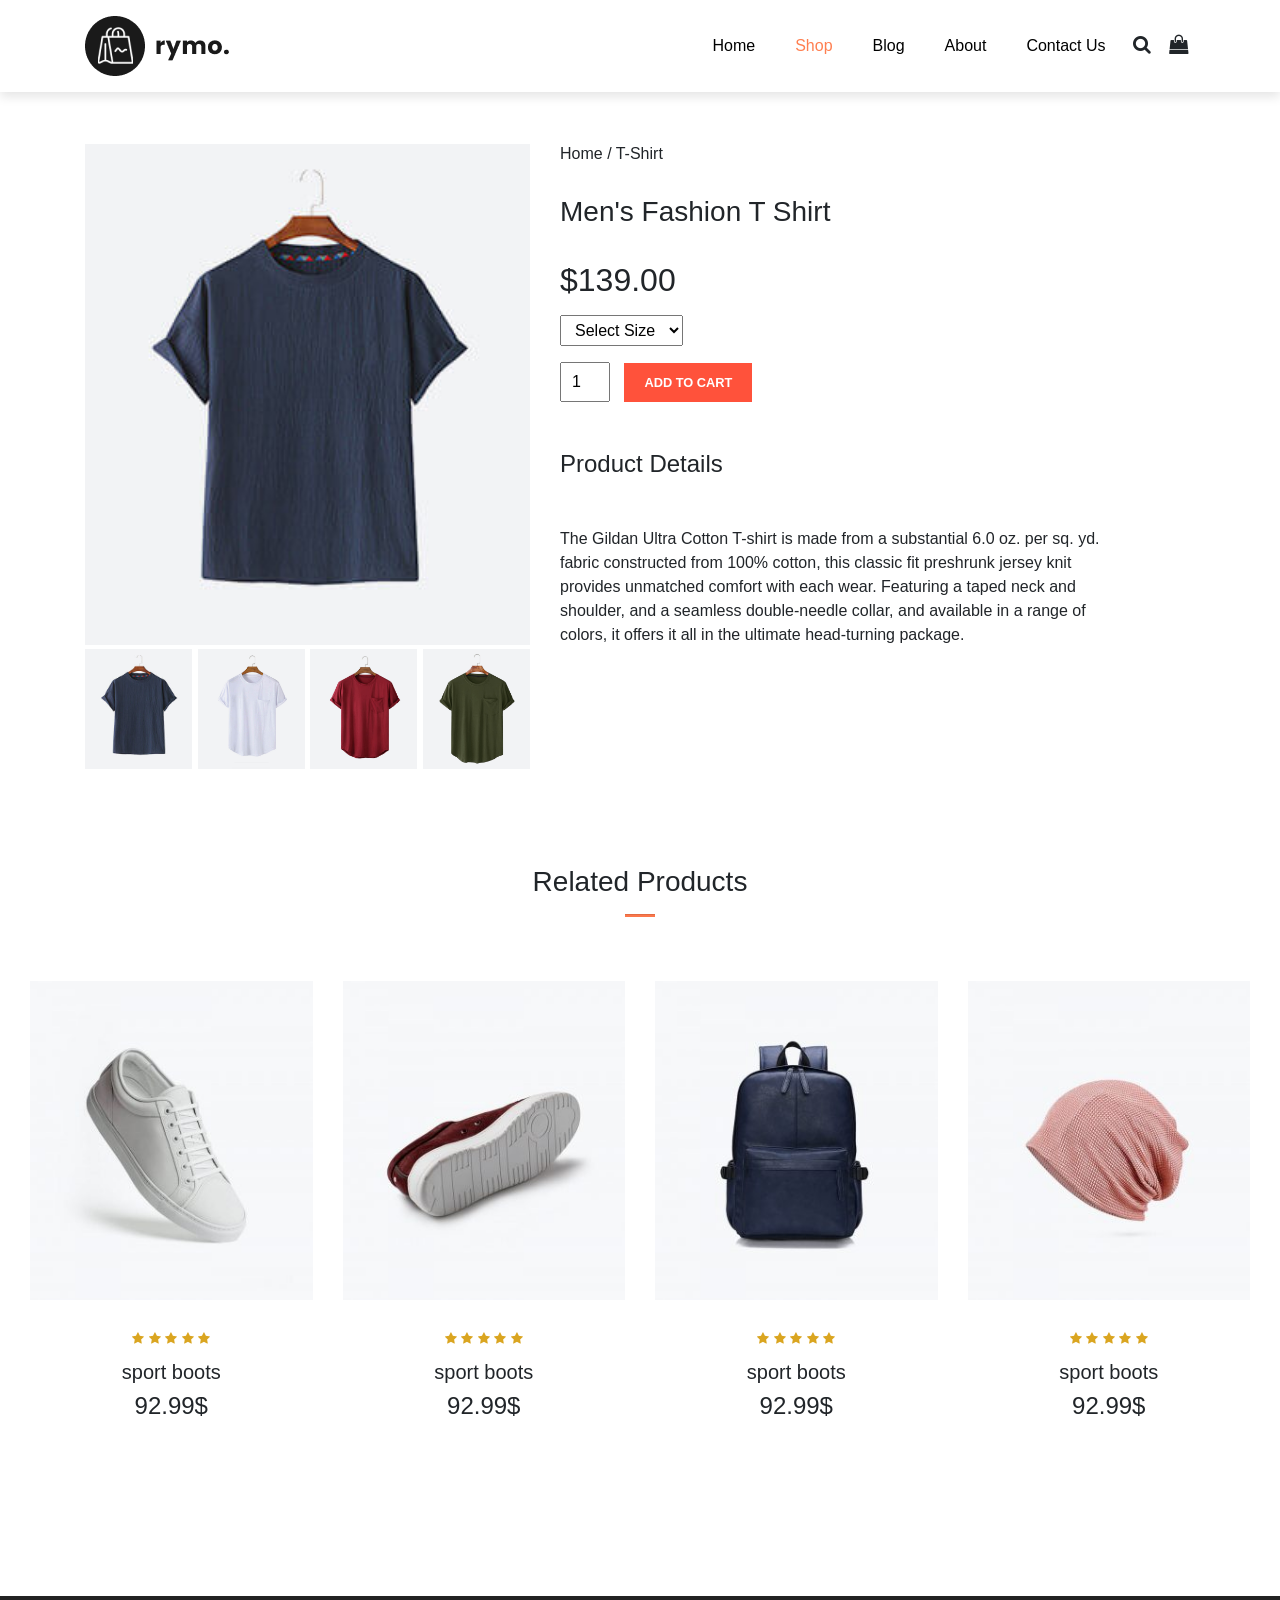
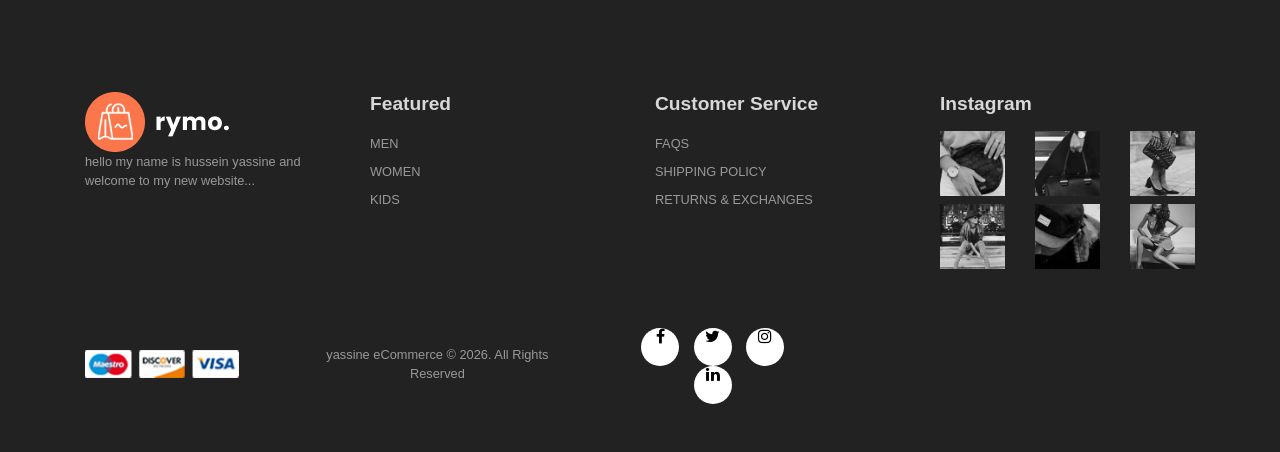
<file: sproduct.html>
<html lang="en">
<head>
    <meta charset="UTF-8">
    <meta name="viewport" content="width=device-width, initial-scale=1.0">
    <title>product</title>
    <link rel="stylesheet" href="https://cdn.jsdelivr.net/npm/bootstrap@4.1.3/dist/css/bootstrap.min.css" integrity="sha384-MCw98/SFnGE8fJT3GXwEOngsV7Zt27NXFoaoApmYm81iuXoPkFOJwJ8ERdknLPMO" crossorigin="anonymous">
   <link rel="stylesheet" href="https://cdnjs.cloudflare.com/ajax/libs/font-awesome/4.7.0/css/font-awesome.min.css">

     <link rel="stylesheet" href="style.css">
<style>
    .small-img-group{
        display: flex;
        justify-content: space-between;
    }
    .small-img-col{
        flex-basis: 24%;
        cursor: pointer;
    }   
    .sproduct select{
display: block;
padding: 5px 10px;

    }
    .sproduct input{
        width: 50px;
        height: 40px;
        padding-left: 10px;
     font-size: 16px;
        margin-right: 10px;
    }
    .sproduct input:focus{
        outline: none;
    }
    .buy-btn{
        background-color: #ff523b;
        color: white;
        padding: 10px 20px;
        border: none;
        cursor: pointer;
    }
</style>
</head>
<body>

    <nav class="fixed-top navbar navbar-expand-lg bg-body-tertiary py-3"  >
  <div class="container">
    <img src="img/logo1.png">
    <button class="navbar-toggler" type="button" data-bs-toggle="collapse" data-bs-target="#navbarSupportedContent" aria-controls="navbarSupportedContent" aria-expanded="false" aria-label="Toggle navigation">
      <span >  <i id="bar" class="fa fa-bars" aria-hidden="true"></i> </span>
    </button>
    <div class="collapse navbar-collapse" id="navbarSupportedContent">
      <ul class="navbar-nav ml-auto">
       
        <li class="nav-item">
          <a class="nav-link" href="index.html">Home</a>
        </li>
         <li class="nav-item">
          <a class="nav-link active" href="shop.html">Shop</a>
        </li> <li class="nav-item">
          <a class="nav-link" href="#">Blog</a>
        </li> <li class="nav-item">
          <a class="nav-link" href="#">About</a>
        </li>
         <li class="nav-item">
          <a class="nav-link" href="#">Contact Us</a>
        </li>
         <li class="nav-item">
          <i class="fa fa-search" aria-hidden="true"></i>
          <i class="fa fa-shopping-bag" aria-hidden="true"></i>
        </li>
        
    </div>
  </div>
</nav>

<section class="container sproduct my-5 pt-5">
  <div class="row mt-5">
    
    <div class="col-lg-5 col-md-12 col-12">
      <!-- Main Product Image -->
      <img class="img-fluid w-100 pb-1" src="img/shop/1.jpg" id="MainImg" alt="">

      <!-- Small Images -->
      <div class="small-img-group">
        
        <div class="small-img-col">
          <img src="img/shop/1.jpg" width="100%" class="small-img" alt="">
        </div>

        <div class="small-img-col">
          <img src="img/shop/24.jpg" width="100%" class="small-img" alt="">
        </div>

        <div class="small-img-col">
          <img src="img/shop/25.jpg" width="100%" class="small-img" alt="">
        </div>

        <div class="small-img-col">
          <img src="img/shop/26.jpg" width="100%" class="small-img" alt="">
        </div>

      </div>
    </div>
<div class="col-lg-6 col-md-12 col-12">
  
  <h6>Home / T-Shirt</h6>
  <h3 class="py-4">Men's Fashion T Shirt</h3>
  <h2>$139.00</h2>

  <select class="my-3">
    <option>Select Size</option>
    <option>XL</option>
    <option>XXL</option>
    <option>Small</option>
    <option>Large</option>
  </select>

  <input type="number" value="1">
  <button class="buy-btn">Add To Cart</button>

  <h4 class="mt-5 mb-5">Product Details</h4>
  <span>
    The Gildan Ultra Cotton T-shirt is made from a substantial 6.0 oz. per sq. yd.
    fabric constructed from 100% cotton, this classic fit preshrunk jersey knit
    provides unmatched comfort with each wear. Featuring a taped neck and shoulder,
    and a seamless double-needle collar, and available in a range of colors, it offers
    it all in the ultimate head-turning package.
  </span>

</div>

  </div>
</section>




<section id="featured" class="my-5 pb-5">
<div class="container text-center mt-5 py-5">
  <h3>
    Related Products
  </h3>
  <hr class="mx-auto">

</div>
<div class="row mx-auto container-fluid">
  <div class="product text-center col-lg-3 col-md-4 col-12">
    <img class="img-fluid mb-3" src="img/featured/1.jpg" alt="">
  <div class="star">
    <i class="fa fa-star" aria-hidden="true"></i>
    <i class="fa fa-star" aria-hidden="true"></i>
    <i class="fa fa-star" aria-hidden="true"></i>
    <i class="fa fa-star" aria-hidden="true"></i>
    <i class="fa fa-star" aria-hidden="true"></i>

  </div>
  <h5 class="p-name">sport boots</h5>
  <h4 class="p-price">92.99$</h4>
  <button class="buy-btn">Buy Now</button>
  </div>



  <div class="product text-center col-lg-3 col-md-4 col-12">
    <img class="img-fluid mb-3" src="img/featured/2.jpg" alt="">
  <div class="star">
    <i class="fa fa-star" aria-hidden="true"></i>
    <i class="fa fa-star" aria-hidden="true"></i>
    <i class="fa fa-star" aria-hidden="true"></i>
    <i class="fa fa-star" aria-hidden="true"></i>
    <i class="fa fa-star" aria-hidden="true"></i>

  </div>
  <h5 class="p-name">sport boots</h5>
  <h4 class="p-price">92.99$</h4>
  <button class="buy-btn">Buy Now</button>
  </div>





  <div class="product text-center col-lg-3 col-md-4 col-12">
    <img class="img-fluid mb-3" src="img/featured/3.jpg" alt="">
  <div class="star">
    <i class="fa fa-star" aria-hidden="true"></i>
    <i class="fa fa-star" aria-hidden="true"></i>
    <i class="fa fa-star" aria-hidden="true"></i>
    <i class="fa fa-star" aria-hidden="true"></i>
    <i class="fa fa-star" aria-hidden="true"></i>

  </div>
  <h5 class="p-name">sport boots</h5>
  <h4 class="p-price">92.99$</h4>
  <button class="buy-btn">Buy Now</button>
  </div>






  <div class="product text-center col-lg-3 col-md-4 col-12">
    <img class="img-fluid mb-3" src="img/featured/4.jpg" alt="">
  <div class="star">
    <i class="fa fa-star" aria-hidden="true"></i>
    <i class="fa fa-star" aria-hidden="true"></i>
    <i class="fa fa-star" aria-hidden="true"></i>
    <i class="fa fa-star" aria-hidden="true"></i>
    <i class="fa fa-star" aria-hidden="true"></i>

  </div>
  <h5 class="p-name">sport boots</h5>
  <h4 class="p-price">92.99$</h4>
  <button class="buy-btn">Buy Now</button>
  </div>


 
</div>
</section>





<footer class="mt-5 py-5">
  <div class="container">
    <div class="row pt-5">

      <div class="footer col-lg-3 col-md-6 col-12">
        <img src="img/logo2.png" alt="">
        <p>hello my name is hussein yassine and welcome to my new website...</p>
      </div>

      <div class="footer col-lg-3 col-md-6 col-12">
        <h5 class="pb-2">Featured</h5>
        <ul class="text-uppercase list-unstyled">
          <li><a href="#">men</a></li>
          <li><a href="#">women</a></li>
          <li><a href="#">kids</a></li>
        </ul>
      </div>

      <div class="footer col-lg-3 col-md-6 col-12">
        <h5 class="pb-2">Customer Service</h5>
        <ul class="text-uppercase list-unstyled">
          <li><a href="#">FAQs</a></li>
          <li><a href="#">Shipping Policy</a></li>
          <li><a href="#">Returns & Exchanges</a></li>
        </ul>
      </div>

    <div class="footer col-lg-3 col-md-4 col-sm-6 col-12">
  <h5 class="pb-2">Instagram</h5>

  <div class="row">
    <img src="img/insta/1.jpg" class="img-fluid col-4 pb-2" alt="">
    <img src="img/insta/2.jpg" class="img-fluid col-4 pb-2" alt="">
    <img src="img/insta/3.jpg" class="img-fluid col-4 pb-2" alt="">
    <img src="img/insta/4.jpg" class="img-fluid col-4 pb-2" alt="">
    <img src="img/insta/5.jpg" class="img-fluid col-4 pb-2" alt="">
    <img src="img/insta/6.jpg" class="img-fluid col-4 pb-2" alt="">
  </div>
</div>



<div class="copyright mt-5">
  <div class="container">
    <div class="row align-items-center justify-content-between text-center">

      <div class="col-lg-3 col-md-4 col-12 mb-3 mb-lg-0">
        <img src="img/payment.png" class="img-fluid" alt="">
      </div>

      <div class="col-lg-5 col-md-4 col-12 mb-3 mb-lg-0">
        <p class="mb-0">yassine eCommerce © 2026. All Rights Reserved</p>
      </div>

      <div class="col-lg-3 col-md-4 col-12">
        <a href="#"><i class="fa fa-facebook mx-2"></i></a>
        <a href="#"><i class="fa fa-twitter mx-2"></i></a>
        <a href="#"><i class="fa fa-instagram mx-2"></i></a>
        <a href="#"><i class="fa fa-linkedin mx-2"></i></a>
      </div>

    </div>
  </div>
</div>




    </div>
  </div>
</footer>


    <script src="https://cdn.jsdelivr.net/npm/@popperjs/core@2.11.8/dist/umd/popper.min.js" integrity="sha384-I7E8VVD/ismYTF4hNIPjVp/Zjvgyol6VFvRkX/vR+Vc4jQkC+hVqc2pM8ODewa9r" crossorigin="anonymous"></script>
    <script src="https://cdn.jsdelivr.net/npm/bootstrap@5.3.8/dist/js/bootstrap.min.js" integrity="sha384-G/EV+4j2dNv+tEPo3++6LCgdCROaejBqfUeNjuKAiuXbjrxilcCdDz6ZAVfHWe1Y" crossorigin="anonymous"></script>

<script>
    var MainImg = document.getElementById("MainImg");
    var smallimg = document.getElementsByClassName("small-img");

    smallimg[0].onclick = function(){
        MainImg.src = smallimg[0].src;
    }
    smallimg[1].onclick = function(){
        MainImg.src = smallimg[1].src;
    }
    smallimg[2].onclick = function(){
        MainImg.src = smallimg[2].src;
    }
    smallimg[3].onclick = function(){
        MainImg.src = smallimg[3].src;
    }
    </script>


</body>
</html>
</file>
<file: style.css>
.navbar{
    font-size: 16px;
    top: 0; 
    left: 0;
    background-color: rgb(255, 255, 255);
}
.bg-body-tertiary .navbar-nav .nav-link{
padding: 0 20px;
color: black;
transition: 0.3s ease;

}

.bg-body-tertiary .navbar-nav .nav-link:hover,
.bg-body-tertiary .navbar-nav .nav-link.active{
color: coral;
}
.navbar i{
    font-size: 1.2rem;
    padding: 0 7px;
    cursor: pointer;
    font-weight: 500;
    transition: 0.3s ease;
}
#home span {
color: coral;
}
#home{
    background-image: url(img/back.jpg);
    width: 100%;
    height: 100vh;
    background-size: cover;
    background-position: top 65px center;
    display: flex;
    flex-direction: column;
    justify-content: center;
    align-items: flex-start;
}
button{
    font-size: 0.8rem;
    font-weight: 700;
    outline: none;
    border: none;
    background-color: #1d1d1d;
    color: aliceblue;
   padding: 13px 30px;
   text-transform: uppercase;
   cursor: pointer;
   transition: 0.3s ease;


}
button:hover{
    background-color: #3a3833;
}

.bg-body-tertiary .navbar-toggler{
border: none;
outline: none;

}
#bar{
    font-size: 1.5rem;
    padding: 7px;
    cursor: pointer;
    font-weight: 500;
    transition: 0.3s ease;
    color: black;
}
#bar:hover,
#bar.active{
    color: #fff;
}
@media only screen and (max-width:991px ){
    body > nav > div > button:hover,
     body > nav > div > button:focus{
        background-color: #fb774b;
     }
      body > nav > div > button:hover #bar,
     body > nav > div > button:focus #bar {
        color: #fff;
     }
     #navbarSupportedContent > ul{
        margin: 1rem;
        justify-content: flex-end;
        align-items: flex-end;
        text-align: right;
     }
     #navbarSupportedContent > ul > li:nth-child(n) > a{
        padding: 10px 0 ;
     }
}
#new .one img{
    width: 100%;
    height: 100%;
    background-position: center center;
    background-repeat: no-repeat;
    background-size: cover;
    position: relative;
}
#new .one .details{
position: absolute;
width: 100%;
height: 100%;
top: 0;
left: 0;
transition: 0.3s ease;

}
#new .one:hover .details{
    cursor: pointer;
    background-color: rgba(245, 178, 178, 0.7);
}
#new .one .details button{
    display: inline-block;
    font-size: 14px;
    font-weight: 500;
    color: #2a2a2a;
    background: none;
    text-transform: uppercase;
    border-bottom: 1px solid #2a2a2a;
    padding: 2.5px;
    transform: translateY(70px);
    transition: 0.3s ease;
}
#new .one .details button:hover{
color: #fff;
border-bottom: 1px solid #fff;
}
#new .one:nth-child(1) .details{
    display: flex;
    justify-content: center;
    flex-direction: column;
    align-items: flex-start;
    text-align: start;
}
#new .one:nth-child(2) .details{
    display: flex;
    justify-content: center;
    flex-direction: column;
    align-items: center;
    text-align: center;
}
#new .one:nth-child(3) .details{
    display: flex;
    justify-content: center;
    flex-direction: column;
    align-items: flex-end;
    text-align: end;
}


.product {
    cursor: pointer;
    margin-bottom: 2rem;
}
.product img {
    transition: 0.3s all;

}
.product:hover img {
    opacity: 0.7;
}
.product .buy-btn{
    background: #fb774b;
    transform: translateY(20px);
    opacity: 0;
    transition: 0.3s all;

}
.product:hover .buy-btn{
    transform: translateY(0);
    opacity: 1;
}
hr{
    width: 30px; ;
    height: 2px;
    background-color:#fb774b ;
}
.star i{
    font-size: 0.8rem;
    color: goldenrod;

}
.star{
    padding: 10px 0;
}
#banner{
     background-image: url(img/banner/2.jpg);
    width: 100%;
    height: 60vh;
    background-size: cover;
    background-position: top 70px center;
    background-repeat: no-repeat;
    background-attachment: fixed;
    display: flex;
    flex-direction: column;
    justify-content: center;
    align-items: flex-start;
}
#banner h4 {
    color: #d8d8d8;

}
#banner h1 {
    color: #fff;
}
#banner button{
    background-color: #fb774b;
}
#banner button:hover{
    background-color: #ff8c65;
}
@media only screen and (max-width:768px ){
    #home{
        height: 70vh;
        background-position: center 65px;
        text-align: center;
        align-items: center;
    }
    #home h1{
        font-size: 1.8rem;
    }
    #home p{
        font-size: 0.9rem;
    }
    #new .one .details{
        align-items: center !important;
        text-align: center !important;
    }
    #banner{
        height: 50vh;
        background-attachment: scroll;
        text-align: center;
        align-items: center;
    }
}

footer{
    background-color: #222222;
}
footer h5{
    color: #d8d8d8;
    font-weight: 700;
    font-size: 1.2rem;
}
footer li{
    padding-bottom: 4px;
}
footer li a{
    font-size: 0.8rem;
    color: #999;
}
footer li a:hover{
    
    color: #d8d8d8;
}
footer p{
    color: #999;
    font-size: 0.8rem;
}
footer .copyright a{
    color: #000;
    width: 38px;
    height: 38px;
    background-color: #fff;
    display: inline-block;
    text-align: center;
    line-height: 38px;
    border-radius: 50%;
    transition: 0.3s ease;  
    margin: 0 5px;
}
footer .copyright a:hover{
    background-color: coral;
    color: #fff;
}

.navbar{
    box-shadow: 0 5px 10px rgba(0,0,0,0.1);
}
.brand-container {
  overflow: hidden;        /* hide overflowing images */
  width: 100%;
  padding: 2rem 0;
  background-color: #fff;  /* optional background */
}

.brand-track {
  display: flex;
  width: calc(12 * 150px); /* adjust based on total logos width */
  animation: scrollBrands 20s linear infinite;
}

.brand-logo {
  width: 150px;             /* logo size */
  margin: 0 1rem;           /* space between logos */
  object-fit: contain;
}

/* Infinite scroll animation */
@keyframes scrollBrands {
  0% {
    transform: translateX(0);
  }
  100% {
    transform: translateX(-50%); /* scroll half of duplicated track */
  }
}

/* Optional responsive */
@media (max-width: 768px) {
  .brand-logo {
    width: 100px;
    margin: 0 0.5rem;
  }
}
.product img{
    width: 100%;
    height: auto;
    box-sizing: border-box;
    object-fit: cover;
}


* blog */

#blog-container .post .post-img {
  overflow: hidden;
  cursor: pointer;
border-radius: 20px;
}

#blog-container .post .post-img img {
  transition: 0.3s ease;
    border-radius: 20px;
}

#blog-container .post:hover img {
  transform: scale(1.3) rotate(-10deg);
  opacity: 0.8;
    border-radius: 20px;
}
#blog-container .post:hover h3 {
  color: #fd8c66;
    border-radius: 20px;
}

.post-img {
  position: relative;
  overflow: hidden;
}
</file>
